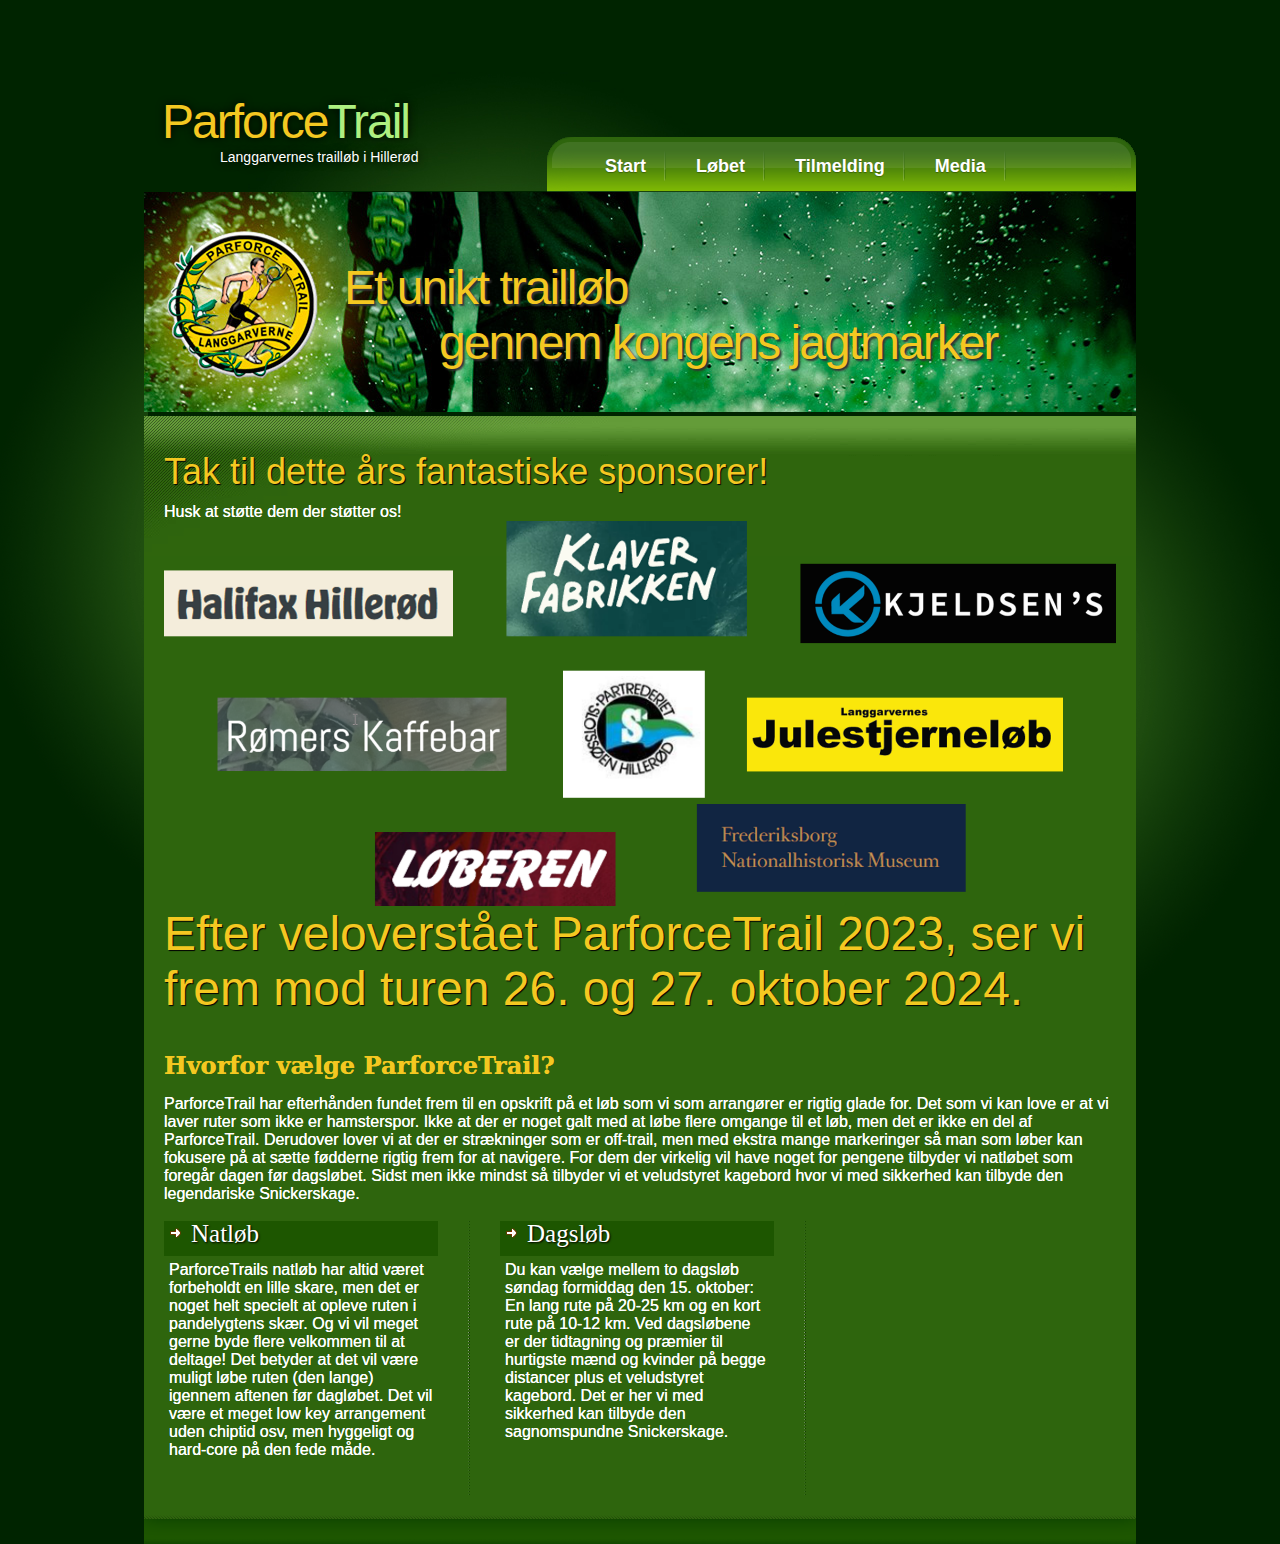
<file: Parforcetrail/index.html>
<!DOCTYPE html PUBLIC "-//W3C//DTD XHTML 1.0 Transitional//EN" "http://www.w3.org/TR/xhtml1/DTD/xhtml1-transitional.dtd">
  <html xmlns="http://www.w3.org/1999/xhtml" xml:lang="en" lang="en">
    <head>
      <title>ParforceTrail - Langgarvernes trailløb i Hillerød</title>
      <link rel="stylesheet" media="screen" type="text/css" href="style.css" />
      <style type="text/css">
      .textarea {
  }
      </style>
      <meta http-equiv="Content-type" content="text/html;charset=UTF-8" />
      <meta http-equiv="cache-control" content="max-age=0" />
      <meta http-equiv="cache-control" content="no-cache" />
      <meta http-equiv="expires" content="0" />
      <meta http-equiv="expires" content="Tue, 01 Jan 1980 1:00:00 GMT" />
      <meta http-equiv="pragma" content="no-cache" />
      <script type="text/javascript">
          function MM_openBrWindow(theURL,winName,features) { //v2.0
            window.open(theURL,winName,features);
          }
  
  
      </script>
    </head>
  
    <body>
    <script>(function(d, s, id) {
    var js, fjs = d.getElementsByTagName(s)[0];
    if (d.getElementById(id)) return;
    js = d.createElement(s); js.id = id;
    js.src = "//connect.facebook.net/da_DK/all.js#xfbml=1";
    fjs.parentNode.insertBefore(js, fjs);
  }(document, 'script', 'facebook-jssdk'));
  
  </script>
   
      <div id="page">
        <div id="header">
          <div id="logo">
          <!-- type your logo and small slogan here -->
          <p><span style="font-size: 48px">Parforce</span><span class="green" style="font-size: 48px">Trail</span></p>
          <div id="slogan">
          <p>Langgarvernes trailløb i Hillerød</p></div></div>
          <div id="nav"> 
            <div id="nav-menu-right"></div>
            <div id="nav-menu">
            <!-- start of navigation -->
              <div id='cssmenu'>
              <ul>
                 <li><a href='index.html'><span>Start</span></a></li>
                 <li class='has-sub'><a href='loebsinfo.html'><span>Løbet</span></a>
                    <ul>
                       <li><a href='loebsinfo.html'><span>Løbsinfo</span></a></li>
                       <li><a href='parforce.html'><span>Historien</span></a></li>
                       <li class='last'><a href='langgarverne.html'><span>Arrangørerne</span></a></li>
                    </ul>
                 </li>
                 <li><a href='tilmelding.html'><span>Tilmelding</span></a></li>
                 <li class='has-sub'><a href='galleri.html'><span>Media</span></a>
                    <ul>
                      <li><a href='http://www.facebook.com/parforcetrail' target="_blank"><span>Parforce på Facebook</span></a></li>
                    </ul>
                 </li>
                 
                 <!--<li><a href="en_index.html">English&nbsp;&nbsp;<img src="images/United-Kingdom-flag-icon.png" width="20" height="20" valign="top" align="right" alt=""/></a></li>-->
                
              </ul>
              
              </div>          
            </div>
            <div id="nav-menu-left"></div>
          </div>
        </div>
        <div class="clearfloats"></div>
        <div id="header2">
          <!-- the large header slogan which is over top of the grass image can either be changed, or removed below -->
          <div id="header2-slogan1">
            <p>	Et unikt trailløb</p></div>
          <div id="header2-slogan2">
            <p>gennem kongens jagtmarker</p></div>
          <!-- end header slogan -->
        </div>
        
        <div id="content">
          <div class="content-padding">
            <!-- page content below -->
            <h1>Tak til dette års fantastiske sponsorer!</h1>
            <p>Husk at støtte dem der støtter os!</p>
            <img src="./images/sponsor2023.png" width="100%">
            
            <h1><span style="font-size: 48px">Efter veloverstået ParforceTrail 2023, ser vi frem mod turen 26. og 27. oktober 2024.</h1>
            
            <!--
            
            <h1><span style="font-size: 48px">Tilmeldingen er åben for <span style="font-size: 48px">Parforce</span><span class="green" style="font-size: 48px">Trail </span> 2023</span></h1>
            <p>Vi er voldsomt begejstrede for at kunne byde op til traildans i skønne Grib Skov igen i efteråret 2023 - nærmere betegnet 14. og 15. oktober</p>
            <p>&nbsp;</p>
            <p><b>NB! Løbet starter dette år fra P-pladsen ved Helsingevej 7, 3400 Hillerød tæt på Gadevang</b>, da vores tidligere startområde ikke mere må benyttes, fordi det er udgangspunkt for UNESCO verdensarvområdet Parforcejagtlandsskabet i Gribskov.</p>
            
            <!--
            <h2>Som et lille plaster på såret...</h2>
            <p>Fordi vi ikke synes I skal gå helt glip af muligheden for at løbe ParforceTrail i år lægger vi GPX-filerne ud for ruterne så I kan løbe dem når I har lyst. Der er selvfølgelig nogle offtrail passager som er lidt svære at følge når der ikke er flag, men det skader ikke at prøve sig lidt frem!</p>
            <p>Her er den lange rute: <a href="pt2020lang.gpx" download>GPX</a></p>
            <p>Her er den korte rute: <a href="ParforceTrail_2020_Kort.gpx" download>GPX</a></p>
            <p>Bemærk at "Corona" udgaverne starter for enden af stikvejen fra parkeringspladsen hvor den møde grusvejen. Der er oprettet Strava segmenter på begge ruter - forhåbentlig får vi fanget de fleste af dem der løber og derved er der ligdt konkurrence alligevel</p>
            <p><a href="https://www.strava.com/segments/26218599">Strava segment for den lange rute</a></p>
            <p><a href="https://www.strava.com/segments/26285730">Strava segment for den korte rute</a></p>
            -->
            

            <h2>Hvorfor vælge ParforceTrail?</h2>
            <p>ParforceTrail har efterhånden fundet frem til en opskrift på et løb som vi som arrangører er rigtig glade for. Det som vi kan love er at vi laver ruter som ikke er hamsterspor. Ikke at der er noget galt med at løbe flere omgange til et løb, men det er ikke en del af ParforceTrail. Derudover lover vi at der er strækninger som er off-trail, men med ekstra mange markeringer så man som løber kan fokusere på at sætte fødderne rigtig frem for at navigere. For dem der virkelig vil have noget for pengene tilbyder vi natløbet som foregår dagen før dagsløbet. Sidst men ikke mindst så tilbyder vi et veludstyret kagebord hvor vi med sikkerhed kan tilbyde den legendariske Snickerskage.</p>
            <p>&nbsp;</p>
            <!--
            <P><center><iframe src="https://player.vimeo.com/video/473558944" width="640" height="360" frameborder="0" allow="autoplay; fullscreen" allowfullscreen></iframe></center></P>
          <h2>Hvis 24 km trail er for lidt kan er der mulighed for at løbe PVUT-ruten 2020</h2>
            <p>GPX fil kan downloades direkte <a href="PVUT 2020.gpx" download>her fra sitet</a> eller fra <a href="https://tracedetrail.fr/en/trace/trace/110002">Trace de trail</a> (trace de trail simplificerer ruten en smule)</p><br>
            <p>Der er som noget nyt i år mulighed for at fylde drikkedunken op undervejs. Efter ca 24 km er der en officiel vandpost - lige inden i rammer Esrum Sø.</p><br>
        -->
          </div>
          <div class="content-padding">
            <!-- content blocks (three side by side), can remove if needed, this was just an example -->
            <div class="content2-block">
            <h3>Natløb</h3>
            <p>ParforceTrails natløb har altid været forbeholdt en lille skare, men det er noget helt specielt at opleve ruten i pandelygtens skær. Og vi vil meget gerne byde flere velkommen til at deltage! Det betyder at det vil være muligt løbe ruten (den lange) igennem aftenen før dagløbet. Det vil være et meget low key arrangement uden chiptid osv, men hyggeligt og hard-core på den fede måde.</p>
            <p>&nbsp;</p>
            </div>
            <div class="content-divider"></div>
            <div class="content2-block">
             <h3>Dagsløb</h3>
             <p>Du kan vælge mellem to dagsløb søndag formiddag den 15. oktober: En lang rute på 20-25 km og en kort rute på 10-12 km. Ved dagsløbene er der tidtagning og præmier til hurtigste mænd og kvinder på begge distancer plus et veludstyret kagebord. Det er her vi med sikkerhed kan tilbyde den sagnomspundne Snickerskage.</p>
             </div>
            <div class="content-divider"></div>
            <div class="content2-block">
                <div class="fb-follow" data-href="http://www.facebook.com/parforcetrail" data-width="250" data-height="100" data-colorscheme="dark" data-layout="standard" data-show-faces="true"></div></p>
            </div>
              <!-- end content blocks -->
            </div>
            <div class="clearfloats"></div>
          </div>
        <div id="body-divider"></div><!-- the division between the light green content section, and the dark -->
        <div id="footer-div"></div>
      </div>
    </body>
  </html>
</file>
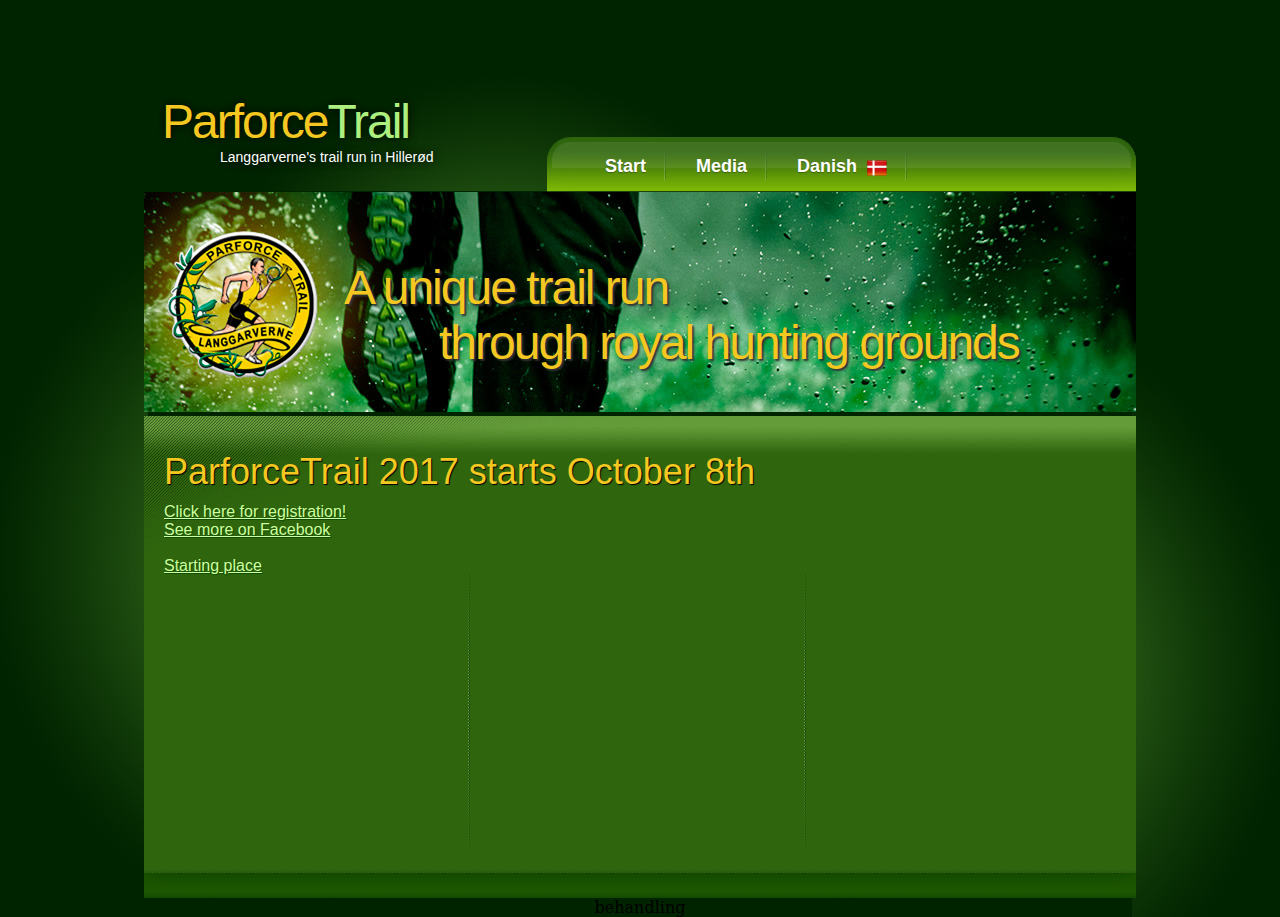
<file: Parforcetrail/en_index.html>
﻿<!DOCTYPE html PUBLIC "-//W3C//DTD XHTML 1.0 Transitional//EN" "http://www.w3.org/TR/xhtml1/DTD/xhtml1-transitional.dtd">
<html xmlns="http://www.w3.org/1999/xhtml" xml:lang="en" lang="en">
  <head>
	<title>ParforceTrail - Langgarvernes trailløb i Hillerød</title>
	<link rel="stylesheet" media="screen" type="text/css" href="style.css" />
	<style type="text/css">
	.textarea {
}
    </style>
	<meta http-equiv="Content-type" content="text/html;charset=UTF-8" />
    <script type="text/javascript">
		function MM_openBrWindow(theURL,winName,features) { //v2.0
		  window.open(theURL,winName,features);
		}


    </script>
  </head>

  <body>
  <script>(function(d, s, id) {
  var js, fjs = d.getElementsByTagName(s)[0];
  if (d.getElementById(id)) return;
  js = d.createElement(s); js.id = id;
  js.src = "//connect.facebook.net/da_DK/all.js#xfbml=1";
  fjs.parentNode.insertBefore(js, fjs);
}(document, 'script', 'facebook-jssdk'));

</script>
 
    <div id="page">
	  <div id="header">
	    <div id="logo">
		<!-- type your logo and small slogan here -->
		<p><span style="font-size: 48px">Parforce</span><span class="green" style="font-size: 48px">Trail</span></p>
		<div id="slogan">
	    <p>Langgarverne's trail run in Hillerød</p></div></div>
	    <div id="nav"> <div id="nav-menu-right"></div>
		  <div id="nav-menu">
		  <!-- start of navigation -->
            <div id='cssmenu'>
            <ul>
               <li><a href='en_index.html'><span>Start</span></a></li>
               <!--
               <li class='has-sub'><a href='en_loebsinfo.html'><span>The race</span></a>
                  <ul>
                     <li><a href='en_loebsinfo.html'><span>Race info</span></a></li>
                  </ul>
               </li>
               <li><a href='en_tilmelding.html'><span>Sign up</span></a></li>
-->
               <li class='has-sub'><a href='galleri.html'><span>Media</span></a>
                  <ul>
                    <li><a href='http://www.facebook.com/parforcetrail' target="_blank"><span>Parforce on Facebook</span></a></li>
                    <!--<li class='last'><a href='galleri.html'><span>Pictures and video</span></a></li>-->
               	  </ul>
               </li>
               <li><a href="index.html">Danish&nbsp;&nbsp;<img src="images/Denmark-Flag-icon.png" width="20" height="20" align="right" alt=""/></a></li>
		  
              
               
            </ul>
            </div>          
		  </div>
		  <div id="nav-menu-left"></div>
		</div>
	  </div>
	  <div class="clearfloats"></div>
	  <div id="header2">
	    <!-- the large header slogan which is over top of the grass image can either be changed, or removed below -->
	    <div id="header2-slogan1">
	      <p>	A unique trail run</p></div>
	    <div id="header2-slogan2">
	      <p>through royal hunting grounds</p></div>
	    <!-- end header slogan -->
	  </div>
	  
	  <div id="content">
	    <div class="content-padding">
		  <!-- page content below -->
	      <h1>ParforceTrail 2017 starts October 8th</h1>
          <p><a href="https://app.lap.io/event/2017-parforce-trail" target="_blank">Click here for registration!</a></p>
          
	      <p><a href="https://www.facebook.com/pg/parforcetrail/events/?ref=page_internal" target="_blank">See more on Facebook</a></p>
          <p>&nbsp;</p>
          
          <p><a href="https://goo.gl/maps/pNtnDtJCwwN2" target="_blank">Starting place</a></p>

        </div>
	    <div class="content-padding">
	      <!-- content blocks (three side by side), can remove if needed, this was just an example -->
	      <div class="content2-block">
            <p>&nbsp;</p>
	      </div>
	      <div class="content-divider"></div>
	      <div class="content2-block">
	        <div class="fb-follow" data-href="http://www.facebook.com/parforcetrail" data-width="250" data-height="100" data-colorscheme="dark" data-layout="standard" data-show-faces="true"></div></p>
          </div>
	      <div class="content-divider"></div>
	      <div class="content2-block">
          </div>
	        <!-- end content blocks -->
        </div>
	      <div class="clearfloats"></div>
        </div>
	  <div id="body-divider"></div><!-- the division between the light green content section, and the dark -->
	  <div id="footer-div"></div>
    </div>
    behandling
  </body>
</html>
</file>
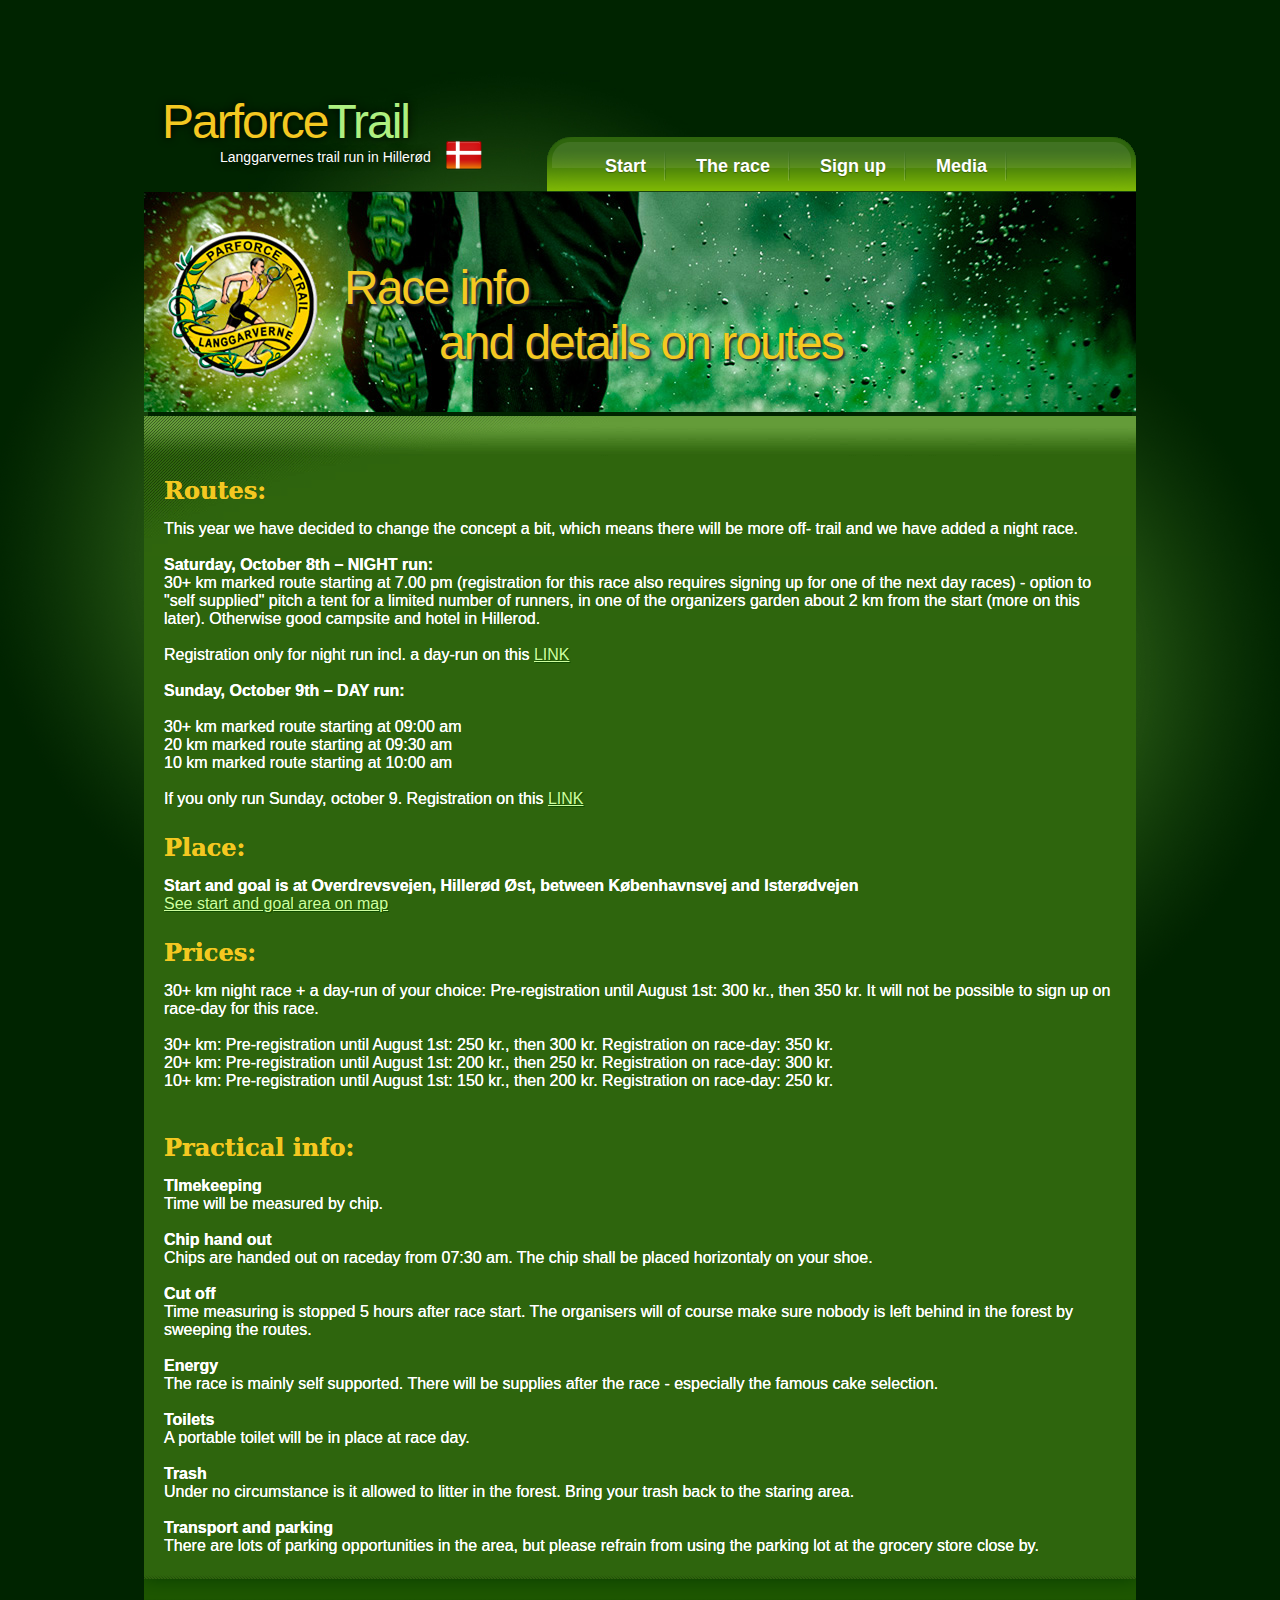
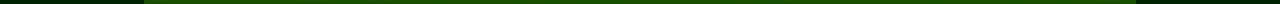
<file: Parforcetrail/en_loebsinfo.html>
﻿<!DOCTYPE html PUBLIC "-//W3C//DTD XHTML 1.0 Transitional//EN" "http://www.w3.org/TR/xhtml1/DTD/xhtml1-transitional.dtd">
<html xmlns="http://www.w3.org/1999/xhtml" xml:lang="en" lang="en">
  <head>
	<title>ParforceTrail - Langgarvernes trailløb i Hillerød</title>
	<link rel="stylesheet" media="screen" type="text/css" href="style.css" />
    <meta http-equiv="Content-type" content="text/html;charset=UTF-8" />
    
    <HEAD>


<SCRIPT LANGUAGE="JavaScript">
<!-- Thanks to POPUP Maker -->

<!-- Begin
function popup(URL) {
day = new Date();
id = day.getTime();
eval("page" + id + " = window.open(URL, '" + id + "', 'toolbar=1,scrollbars=1,location=0,statusbar=0,menubar=0,resizable=0,width=1526,height=1499,left = 197,top = -149.5');");
}
// End -->
</script>



  </head>

  <body>
    <div id="page">
	  <div id="header">
	    <div id="logo">
		<!-- type your logo and small slogan here -->
		<p><span style="font-size: 48px">Parforce</span><span class="green" style="font-size: 48px">Trail</span></p>
		<div id="slogan">
	    <p>Langgarvernes trail run in Hillerød</p></div></div>
	    <div id="nav"> <a href="loebsinfo.html"><img src="images/Denmark-Flag-icon.png" width="36" height="36" align="left" alt=""/></a>
		  <div id="nav-menu-right"></div>
		  <div id="nav-menu">
		  <!-- start of navigation -->
            <div id='cssmenu'>
            <ul>
               <li><a href='en_index.html'><span>Start</span></a></li>
               <li class='has-sub'><a href='en_loebsinfo.html'><span>The race</span></a>
                  <ul>
                     <li><a href='en_loebsinfo.html'><span>Race info</span></a></li>
                  </ul>
               </li>
               <li><a href='en_tilmelding.html'><span>Sign up</span></a></li>

               <li class='has-sub'><a href='galleri.html'><span>Media</span></a>
                  <ul>
                    <li><a href='http://www.facebook.com/parforcetrail' target="_blank"><span>Parforce on Facebook</span></a></li>
                    <li class='last'><a href='galleri.html'><span>Pictures and video</span></a></li>
               	  </ul>
               </li>
               
            </ul>
            </div>          
		  </div>
		  <div id="nav-menu-left"></div>
		</div>
	  </div>
	  <div class="clearfloats"></div>
	  <div id="header2">
	    <!-- the large header slogan which is over top of the grass image can either be changed, or removed below -->
	    <div id="header2-slogan1" class="slogan">
	      <p>Race info</p></div>
	    <div id="header2-slogan2" class="slogan">
	      <p>and details on routes</p></div>
	    <!-- end header slogan -->
	  </div>
	  
	  <div id="content">
	    <div class="content-padding">
		  <!-- page content below -->
	      <h2>Routes:</h2>
          <p>This year we have decided to change the concept a bit, which means there will be more off- trail and we have added a night race. </p>
          <p>&nbsp;</p>
          <p><strong>Saturday, October 8th – NIGHT run:</strong></p>
          <p>30+ km marked route starting at 7.00 pm (registration for this race also requires signing up  for one of the next day races) - option to &quot;self supplied&quot; pitch a tent for a limited number of  runners, in one of the organizers garden about 2 km from the start (more on this later).  Otherwise good campsite and hotel in Hillerod. </p>
          <p>&nbsp;</p>
          <p>Registration only for night run incl. a day-run on this <a href="http://app.lap.io/event/2016-10-parforce-trail" target="_blank">LINK</a> </p>
          <p>&nbsp;</p>
          <p><strong>Sunday, October 9th – DAY run: </strong></p>
          <p>&nbsp;</p>
          <p>30+ km marked route starting at 09:00 am </p>
          <p></p>
          <p>20 km marked route starting at 09:30 am </p>
          <p></p>
          <p>10 km marked route starting at 10:00 am </p>
          <p>&nbsp;</p>
          <p>If you only run Sunday, october 9. Registration on this <a href="http://app.lap.io/event/2016-parforce-trail" target="_blank">LINK</a></p>
          <h2>Place:          </h2>
          <p><strong>Start and goal is at Overdrevsvejen, Hillerød Øst, between Københavnsvej and  Isterødvejen</strong></p>
          <p><a href="https://goo.gl/maps/jw9UEBH2gEr" target="_blank">See start and goal area on map</a>          </p>
          <h2>Prices:</h2>
          <p>30+ km night race + a day-run of your choice: Pre-registration until August 1st: 300 kr., then  350 kr. It will not be possible to sign up on race-day for this race. </p>
          <p>&nbsp;</p>
          <p>30+ km: Pre-registration until August 1st: 250 kr., then 300 kr. Registration on race-day: 350  kr. </p>
          <p>20+ km: Pre-registration until August 1st: 200 kr., then 250 kr. Registration on race-day: 300  kr. </p>
          <p>10+ km: Pre-registration until August 1st: 150 kr., then 200 kr. Registration on race-day: 250  kr.</p>
          <p>&nbsp;</p>
          <h2>Practical info:</h2>
<p><strong>TImekeeping</strong><br />
  Time will be measured by chip. <br />
  <br />
  <strong>Chip hand out</strong><br />
  Chips are handed out on raceday from 07:30 am. The chip shall be placed horizontaly on your shoe. <br />
</p>
<p>&nbsp;</p>
<p><strong>Cut off</strong><br />
  Time measuring is stopped 5 hours after race start. The organisers will of course make sure nobody is left behind in the forest by sweeping the routes.  </p>
<p>&nbsp;</p>
<p><strong>Energy</strong></p>
<p>The race is mainly self supported. There will be supplies after the race - especially the famous cake selection.<br />
</p>
<p>&nbsp;</p>
<p><strong>Toilets</strong><br />
</p>
<p>A portable toilet will be in place at race day.<br />
  </p>
<p>&nbsp;</p>
<p><strong>Trash</strong><br />
  Under no circumstance is it allowed to litter in the forest. Bring your trash back to the staring area. </p>
<p>&nbsp;</p>
<p><strong>Transport and parking</strong><br />
  There are lots of parking opportunities in the area, but please refrain from using the parking lot at the grocery store close by.	    </p>
	    </div>
	  </div>
	  <div id="body-divider"></div><!-- the division between the light green content section, and the dark -->
	  <div id="footer-div"></div>
    </div>
  </body>
</html>
</file>
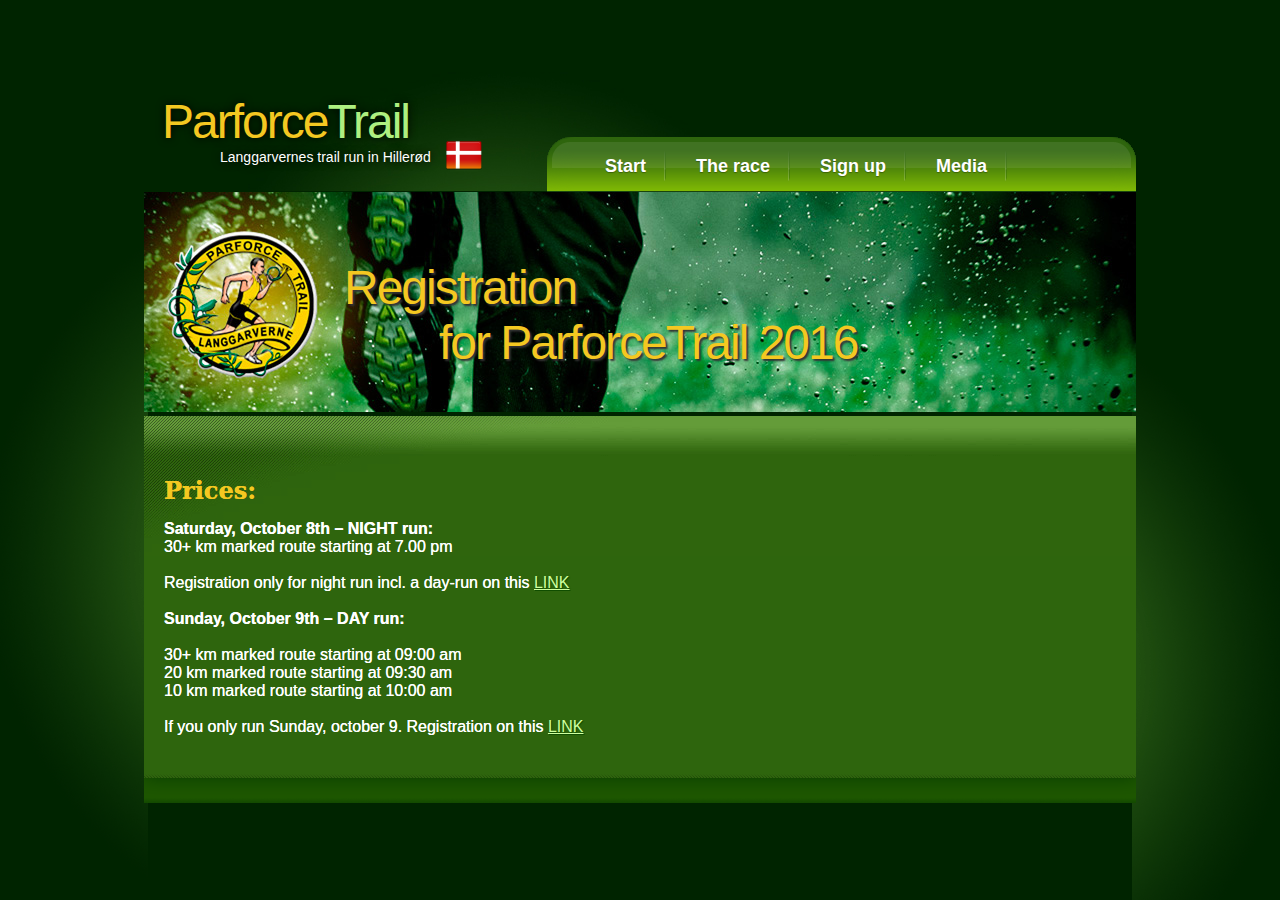
<file: Parforcetrail/en_tilmelding.html>
﻿<!DOCTYPE html PUBLIC "-//W3C//DTD XHTML 1.0 Transitional//EN" "http://www.w3.org/TR/xhtml1/DTD/xhtml1-transitional.dtd">
<html xmlns="http://www.w3.org/1999/xhtml" xml:lang="en" lang="en">
  <head>
	<title>parforce - langgarvernes trailløb</title>
	<link rel="stylesheet" media="screen" type="text/css" href="style.css" />
    <meta http-equiv="Content-type" content="text/html;charset=UTF-8" />
    <script type="text/javascript">
function MM_openBrWindow(theURL,winName,features) { //v2.0
  window.open(theURL,winName,features);
}
    </script>
  </head>

  <body>
    <div id="page">
	  <div id="header">
	    <div id="logo">
		<!-- type your logo and small slogan here -->
		<p><span style="font-size: 48px">Parforce</span><span class="green" style="font-size: 48px">Trail</span></p>
		<div id="slogan">
	    <p>Langgarvernes trail run in Hillerød</p></div></div>
	    <div id="nav"> <a href="tilmelding.html"><img src="images/Denmark-Flag-icon.png" width="36" height="36" align="left" alt=""/></a>
		  <div id="nav-menu-right"></div>
		  <div id="nav-menu">
		  <!-- start of navigation -->
            <div id='cssmenu'>
            <ul>
               <li><a href='en_index.html'><span>Start</span></a></li>
               <li class='has-sub'><a href='en_loebsinfo.html'><span>The race</span></a>
                  <ul>
                     <li><a href='en_loebsinfo.html'><span>Race info</span></a></li>
                  </ul>
               </li>
               <li><a href='en_tilmelding.html'><span>Sign up</span></a></li>

               <li class='has-sub'><a href='galleri.html'><span>Media</span></a>
                  <ul>
                    <li><a href='http://www.facebook.com/parforcetrail' target="_blank"><span>Parforce on Facebook</span></a></li>
                    <li class='last'><a href='galleri.html'><span>Pictures and video</span></a></li>
               	  </ul>
               </li>
               
            </ul>
            </div>          
		  </div>
		  <div id="nav-menu-left"></div>
		</div>
	  </div>
	  <div class="clearfloats"></div>
	  <div id="header2">
	    <!-- the large header slogan which is over top of the grass image can either be changed, or removed below -->
	    <div id="header2-slogan1">
	      <p>	Registration</p></div>
	    <div id="header2-slogan2">
	      <p>for ParforceTrail 2016</p></div>
	    <!-- end header slogan -->
	  </div>
	  
	  <div id="content">
	    <div class="content-padding">
		  <!-- page content below -->
	      <h2>Prices:</h2>
          <p><strong>Saturday, October 8th – NIGHT run:</strong></p>
          <p>30+ km marked route starting at 7.00 pm</p>
          <p>&nbsp;</p>
          <p>Registration only for night run incl. a day-run on this <a href="http://app.lap.io/event/2016-10-parforce-trail" target="_blank">LINK</a></p>
          <p>&nbsp;</p>
          <p><strong>Sunday, October 9th – DAY run: </strong></p>
          <p>&nbsp;</p>
          <p>30+ km marked route starting at 09:00 am </p>
          <p></p>
          <p>20 km marked route starting at 09:30 am </p>
          <p></p>
          <p>10 km marked route starting at 10:00 am </p>
          <p>&nbsp;</p>
          <p>If you only run Sunday, october 9. Registration on this <a href="http://app.lap.io/event/2016-parforce-trail" target="_blank">LINK</a></p>
 	      <p>&nbsp;</p>
	    </div>
	  </div>
	  <div id="body-divider"></div><!-- the division between the light green content section, and the dark -->
	  <div id="footer-div"></div>
    </div>
  </body>
</html>
</file>
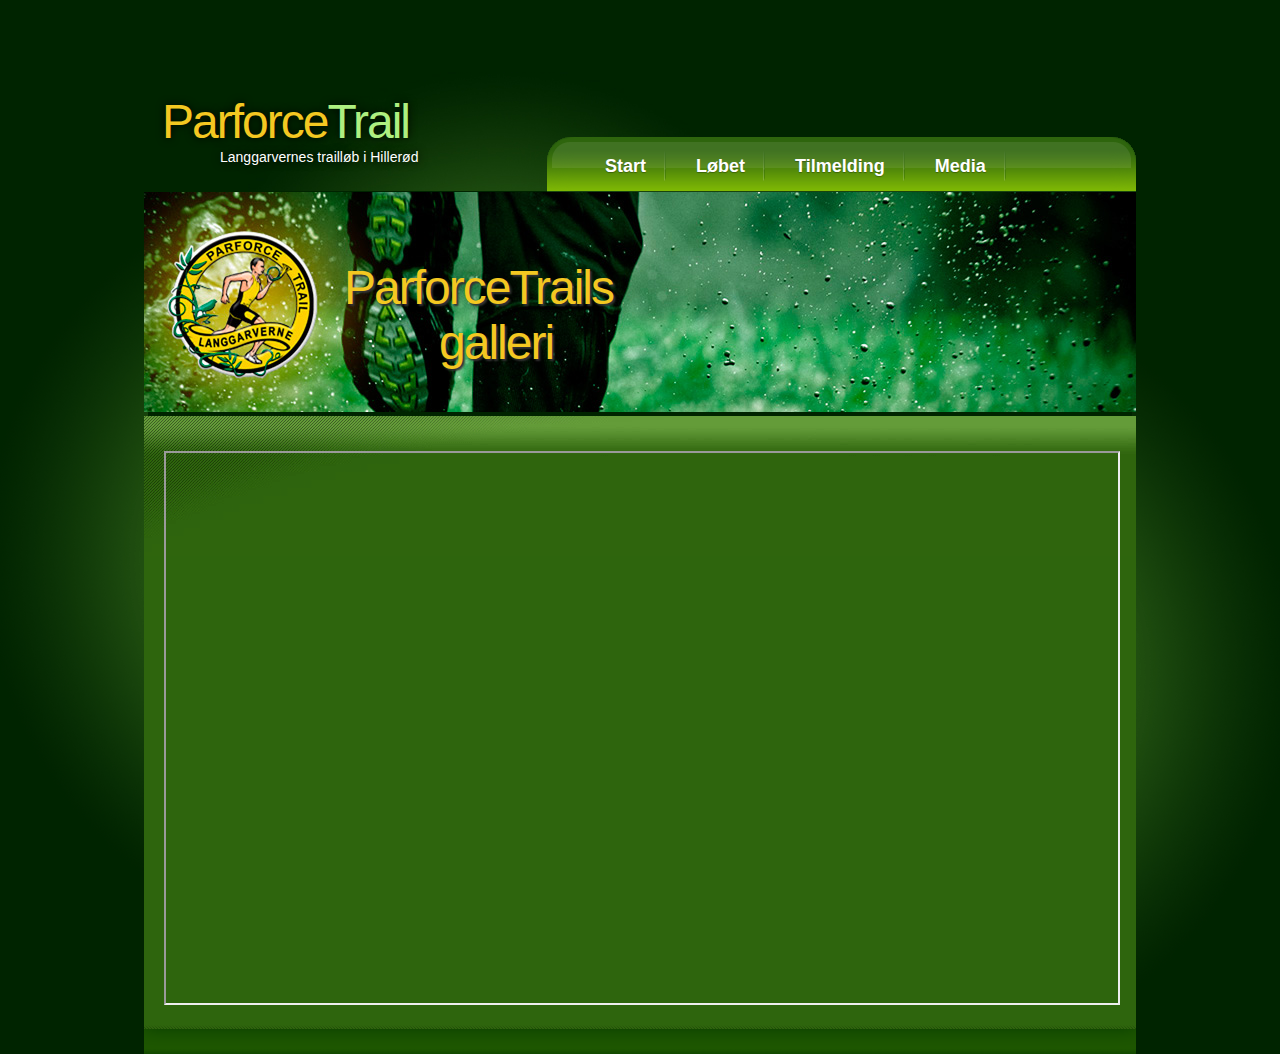
<file: Parforcetrail/galleri.html>
<!DOCTYPE html PUBLIC "-//W3C//DTD XHTML 1.0 Transitional//EN" "http://www.w3.org/TR/xhtml1/DTD/xhtml1-transitional.dtd">
<html xmlns="http://www.w3.org/1999/xhtml" xml:lang="en" lang="en">
  <head>
	<title>parforce - langgarvernes trailløb</title>
	<link rel="stylesheet" media="screen" type="text/css" href="style.css" />
    <meta http-equiv="Content-type" content="text/html;charset=UTF-8" />
    <script type="text/javascript">
function MM_openBrWindow(theURL,winName,features) { //v2.0
  window.open(theURL,winName,features);
}
    </script>
  </head>

  <body>
    <div id="page">
	  <div id="header">
	    <div id="logo">
		<!-- type your logo and small slogan here -->
		<p>Parforce<span class="green">Trail</span></p>
		<div id="slogan">
	    <p>Langgarvernes trailløb i Hillerød</p></div></div>
		<div id="nav">
		  <div id="nav-menu-right"></div>
		  <div id="nav-menu">
		  <!-- start of navigation -->
            <div id='cssmenu'>
            <ul>
               <li><a href='index.html'><span>Start</span></a></li>
               <li class='has-sub'><a href='loebsinfo.html'><span>Løbet</span></a>
                  <ul>
                     <li><a href='loebsinfo.html'><span>Løbsinfo</span></a></li>
                     <li><a href='parforce.html'><span>Historien</span></a></li>
                     <li class='last'><a href='langgarverne.html'><span>Arrangørerne</span></a></li>
                  </ul>
               </li>
               <li><a href='tilmelding.html'><span>Tilmelding</span></a></li>
               <li class='has-sub'><a href='galleri.html'><span>Media</span></a>
                  <ul>
                    <li><a href='http://www.facebook.com/parforcetrail' target="_blank"><span>Parforce på Facebook</span></a></li>
                    <li class='last'><a href='galleri.html'><span>Billeder og video</span></a></li>
               	  </ul>
               </li>
            </ul>
            </div>          
<!--
		    <ul>          
			  <li><a href="index.html">Start</a></li>
			  <li><a href="loebsinfo.html">Løbsinfo</a></li>
			  <li><a href="langgarverne.html">Langgarverne</a></li>
			  <li><a href="parforce.html">Parforce</a></li>
			  <li><a href="tilmelding.html">Tilmelding</a></li>
		    </ul>
-->
			  <!-- end navigation -->
		  </div>
		  <div id="nav-menu-left"></div>
		</div>
	  </div>
	  <div class="clearfloats"></div>
	  <div id="header2">
	    <!-- the large header slogan which is over top of the grass image can either be changed, or removed below -->
	    <div id="header2-slogan1">
	      <p>	ParforceTrails</p></div>
	    <div id="header2-slogan2">
	      <p>galleri</p></div>
	    <!-- end header slogan -->
	  </div>
	  
	  <div id="content">
	    <div class="content-padding">
			<iframe seamless="seamless" width="100%" height="550px" src="http://galleri.parforcetrail.dk"></iframe>

	    </div>
	  </div>
	  <div id="body-divider"></div><!-- the division between the light green content section, and the dark -->
	  <div id="footer-div"></div>
    </div>
  </body>
</html>
</file>
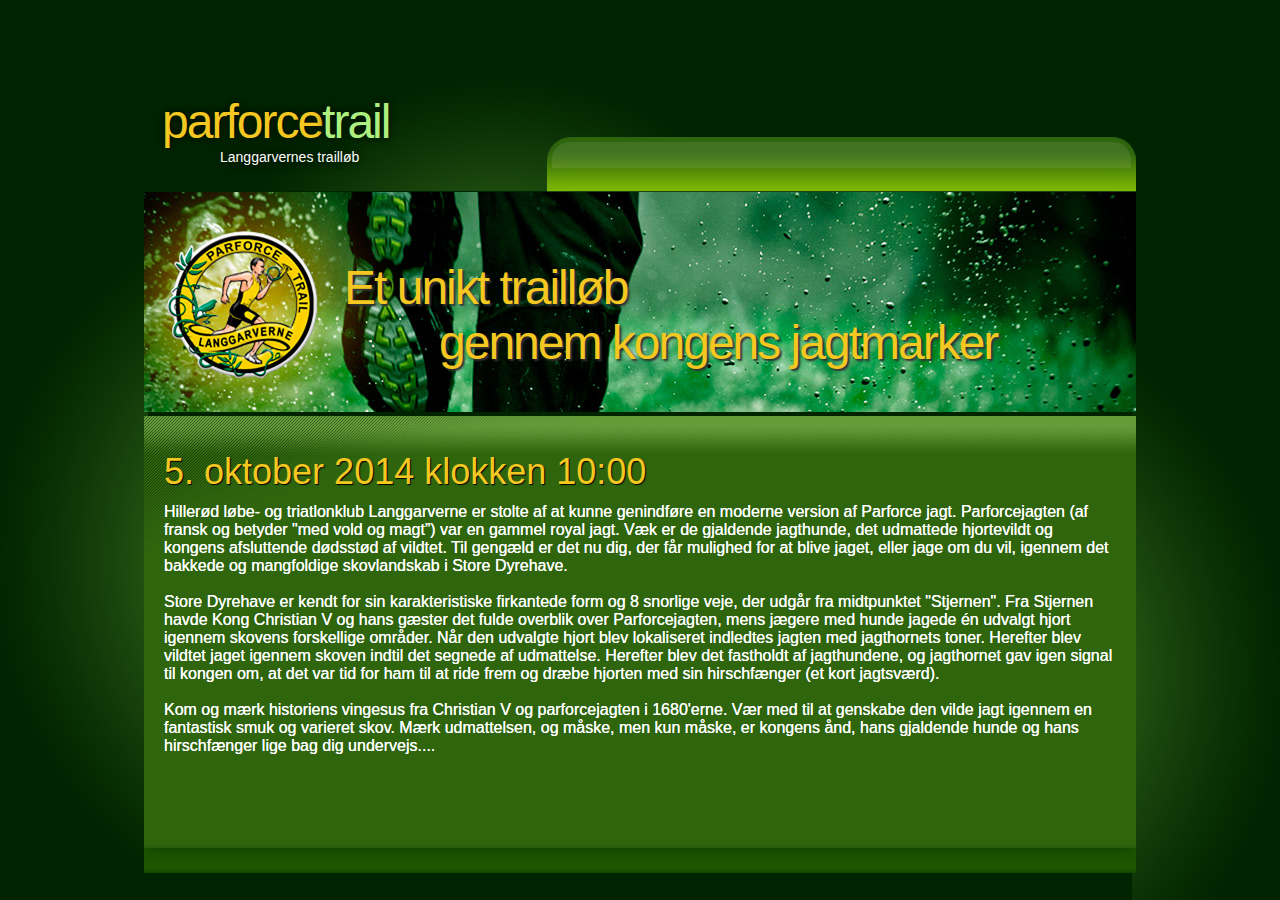
<file: Parforcetrail/index_bac.html>
<!DOCTYPE html PUBLIC "-//W3C//DTD XHTML 1.0 Transitional//EN" "http://www.w3.org/TR/xhtml1/DTD/xhtml1-transitional.dtd">
<html xmlns="http://www.w3.org/1999/xhtml" xml:lang="en" lang="en">
  <head>
	<title>parforce - langgarvernes trailløb</title>
	<link rel="stylesheet" media="screen" type="text/css" href="style.css" />
    <meta http-equiv="Content-type" content="text/html;charset=UTF-8" />
  </head>

  <body>
<div id="fb-root"></div>
<script>(function(d, s, id) {
  var js, fjs = d.getElementsByTagName(s)[0];
  if (d.getElementById(id)) return;
  js = d.createElement(s); js.id = id;
  js.src = "//connect.facebook.net/da_DK/all.js#xfbml=1";
  fjs.parentNode.insertBefore(js, fjs);
}(document, 'script', 'facebook-jssdk'));</script>
 
    <div id="page">
	  <div id="header">
	    <div id="logo">
		<!-- type your logo and small slogan here -->
		<p>parforce<span class="green">trail</span></p>
		<div id="slogan">
		  <p>Langgarvernes trailløb</p></div></div>
		<div id="nav">
		  <div id="nav-menu-right"></div>
		  <div id="nav-menu">
		  <!-- start of navigation -->
		    <ul>
			  <li></li>
			  <li></li>
			  <li></li>
			  <li></li>
			  <li></li>
			  <!-- end navigation -->
		    </ul>
		  </div>
		  <div id="nav-menu-left"></div>
		</div>
	  </div>
	  <div class="clearfloats"></div>
	  <div id="header2">
	    <!-- the large header slogan which is over top of the grass image can either be changed, or removed below -->
	    <div id="header2-slogan1">
	      <p>	Et unikt trailløb</p></div>
	    <div id="header2-slogan2">
	      <p>gennem kongens jagtmarker</p></div>
	    <!-- end header slogan -->
	  </div>
	  
	  <div id="content">
	    <div class="content-padding">
		  <!-- page content below -->
	      <h1>5. oktober 2014 klokken 10:00</h1>
          <p>Hillerød løbe- og triatlonklub Langgarverne er stolte af at  kunne genindføre en moderne version af Parforce jagt. Parforcejagten (af fransk  og betyder &quot;med vold og magt&rdquo;) var en gammel royal jagt. Væk er de  gjaldende jagthunde, det udmattede hjortevildt og kongens afsluttende dødsstød  af vildtet. Til gengæld er det nu dig, der får mulighed for at blive jaget, eller  jage om du vil, igennem det bakkede og mangfoldige skovlandskab i Store  Dyrehave.<br / >
          <br/>
            Store Dyrehave er kendt for sin karakteristiske firkantede  form og 8 snorlige veje, der udgår fra midtpunktet &quot;Stjernen&quot;. Fra  Stjernen havde Kong Christian V og hans gæster det fulde overblik over  Parforcejagten, mens jægere med hunde jagede én udvalgt hjort igennem skovens  forskellige områder. Når den udvalgte hjort blev lokaliseret indledtes jagten  med jagthornets toner. Herefter blev vildtet jaget igennem skoven indtil det segnede  af udmattelse. Herefter blev det fastholdt af jagthundene, og jagthornet gav  igen signal til kongen om, at det var tid for ham til at ride frem og dræbe  hjorten med sin hirschfænger (et kort jagtsværd).<br />
            <br/>
            Kom og mærk historiens vingesus fra Christian V og  parforcejagten i 1680'erne. Vær med til at genskabe den vilde jagt igennem en  fantastisk smuk og varieret skov. Mærk udmattelsen, og måske, men kun måske, er  kongens ånd, hans gjaldende hunde og hans hirschfænger lige bag dig  undervejs.... </p>
<h2 style="color: #FFF">&nbsp;</h2>
	    </div>
	    <div class="content-padding">
	      <!-- content blocks (three side by side), can remove if needed, this was just an example -->
	      <div class="clearfloats"></div>
        </div>
	  </div>
	  <div id="body-divider"></div><!-- the division between the light green content section, and the dark -->
	  <div id="footer-div"></div>
    </div>
  </body>
</html>
</file>
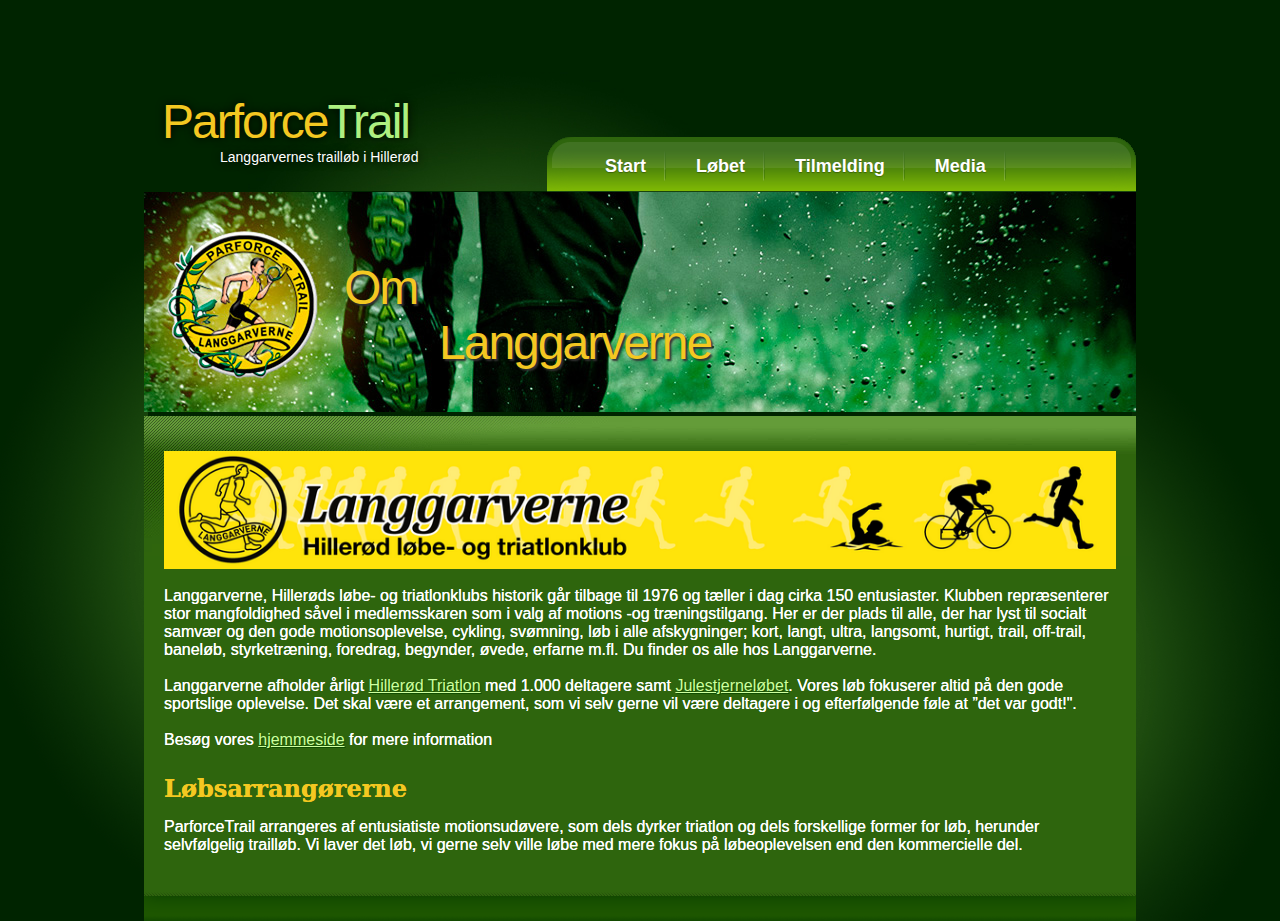
<file: Parforcetrail/langgarverne.html>
<!DOCTYPE html PUBLIC "-//W3C//DTD XHTML 1.0 Transitional//EN" "http://www.w3.org/TR/xhtml1/DTD/xhtml1-transitional.dtd">
<html xmlns="http://www.w3.org/1999/xhtml" xml:lang="en" lang="en">
  <head>
	<title>ParforceTrail - Langgarvernes trailløb i Hillerød</title>
	<link rel="stylesheet" media="screen" type="text/css" href="style.css" />
    <meta http-equiv="Content-type" content="text/html;charset=UTF-8" />
    <script type="text/javascript">
function MM_openBrWindow(theURL,winName,features) { //v2.0
  window.open(theURL,winName,features);
}
    </script>
  </head>

  <body>
    <div id="page">
	  <div id="header">
	    <div id="logo">
		<!-- type your logo and small slogan here -->
		<p>Parforce<span class="green">Trail</span></p>
		<div id="slogan">
		  <p>Langgarvernes trailløb i Hillerød</p></div></div>
		<div id="nav">
		  <div id="nav-menu-right"></div>
		  <div id="nav-menu">
		  <!-- start of navigation -->
            <div id='cssmenu'>
            <ul>
               <li><a href='index.html'><span>Start</span></a></li>
               <li class='has-sub' ><a href='loebsinfo.html'><span>Løbet</span></a>
                  <ul>
                     <li><a href='loebsinfo.html'><span>Løbsinfo</span></a></li>
                     <li><a href='parforce.html'><span>Historien</span></a></li>
                     <li class='last'><a href='langgarverne.html'><span>Arrangørerne</span></a></li>
                  </ul>
               </li>
               <li><a href='tilmelding.html'><span>Tilmelding</span></a></li>
               <li class='has-sub'><a href='galleri.html'><span>Media</span></a>
                  <ul>
                    <li><a href='http://www.facebook.com/parforcetrail' target="_blank"><span>Parforce på Facebook</span></a></li>
                    <li class='last'><a href='galleri.html'><span>Billeder og video</span></a></li>
               	  </ul>
               </li>
            </ul>
            </div>          
<!--          
		    <ul>
			  <li><a href="index.html">Start</a></li>
			  <li><a href="loebsinfo.html">Løbsinfo</a></li>
			  <li><a href="langgarverne.html">Langgarverne</a></li>
			  <li><a href="parforce.html">Parforce</a></li>
			  <li><a href="tilmelding.html">Tilmelding</a></li>
		    </ul>
 -->
			  <!-- end navigation -->
		  </div>
		  <div id="nav-menu-left"></div>
		</div>
	  </div>
	  <div class="clearfloats"></div>
	  <div id="header2">
	    <!-- the large header slogan which is over top of the grass image can either be changed, or removed below -->
	    <div id="header2-slogan1">
	      <p>	Om </p></div>
	    <div id="header2-slogan2">
	      <p>Langgarverne</p></div>
	    <!-- end header slogan -->
	  </div>
	  
	  <div id="content">
	    <div class="content-padding">
		  <!-- page content below -->
	      <p><img src="./images/lg_top.png" alt="Langgarverne" width="100%" height="100%"><br /></b><br>Langgarverne, Hillerøds løbe- og triatlonklubs historik går tilbage til 1976  og tæller i dag cirka 150 entusiaster. Klubben repræsenterer stor mangfoldighed  såvel i medlemsskaren som i valg af motions -og træningstilgang. Her er der  plads til alle, der har lyst til socialt samvær og den gode motionsoplevelse,  cykling, svømning, løb i alle afskygninger; kort, langt, ultra, langsomt,  hurtigt, trail, off-trail, baneløb, styrketræning, foredrag, begynder, øvede,  erfarne m.fl. Du finder os alle hos Langgarverne.</p>
	      <p><br />
	        Langgarverne afholder årligt <a href="https://langgarverne.dk/hilleroed-triatlon-2024">Hillerød Triatlon</a> med  1.000 deltagere samt <a href="https://langgarverne.dk/julestjerneloebet">Julestjerneløbet</a>. Vores  løb fokuserer altid på den gode sportslige oplevelse. Det skal være et  arrangement, som vi selv gerne vil være deltagere i og efterfølgende føle at  &rdquo;det var godt!&quot;.<br />
  <br />
          Besøg vores <a href="https://www.langgarverne.dk">hjemmeside</a> for mere information	      </p>
	      <h2>Løbsarrangørerne</h2>
          <p>ParforceTrail arrangeres af entusiatiste motionsudøvere, som  dels dyrker triatlon og dels forskellige former for løb, herunder selvfølgelig  trailløb. Vi laver det løb, vi gerne selv ville løbe med mere fokus på  løbeoplevelsen end den kommercielle del. </p>
<p>&nbsp;</p>
        </div>
	  </div>
	  <div id="body-divider"></div><!-- the division between the light green content section, and the dark -->
	  <div id="footer-div"></div>
    </div>
  </body>
</html>
</file>
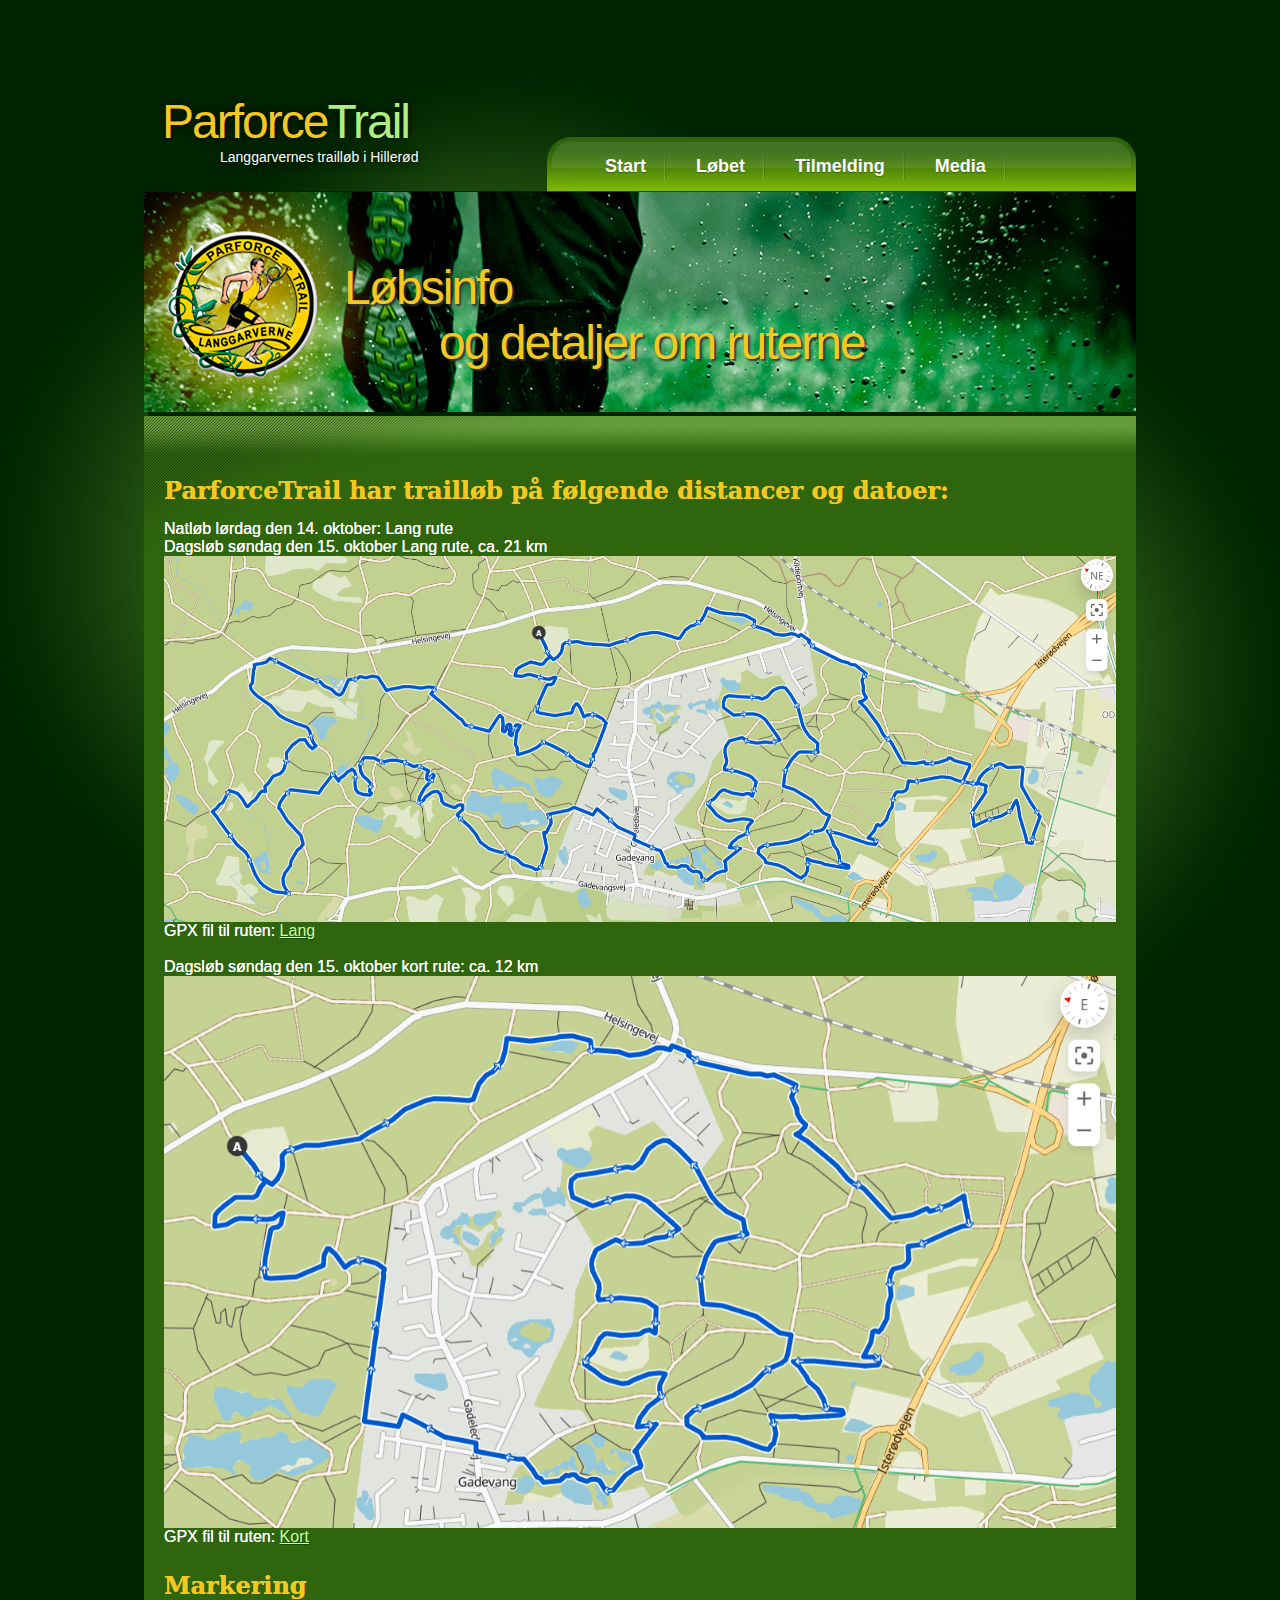
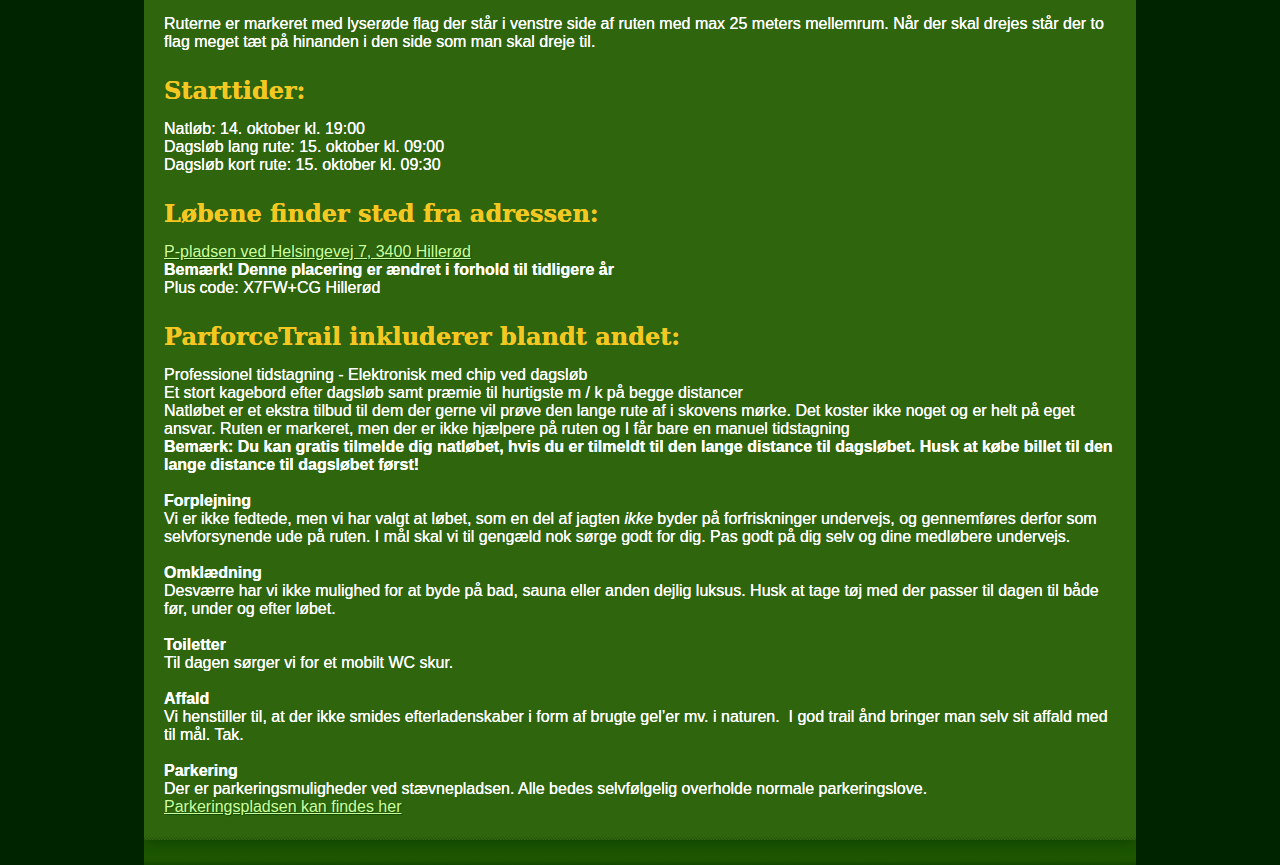
<file: Parforcetrail/loebsinfo.html>
<!DOCTYPE html PUBLIC "-//W3C//DTD XHTML 1.0 Transitional//EN" "http://www.w3.org/TR/xhtml1/DTD/xhtml1-transitional.dtd">
<html xmlns="http://www.w3.org/1999/xhtml" xml:lang="en" lang="en">
  <head>
	<title>ParforceTrail - Langgarvernes trailløb i Hillerød</title>
	<link rel="stylesheet" media="screen" type="text/css" href="style.css" />
    <meta http-equiv="Content-type" content="text/html;charset=UTF-8" />
    


<SCRIPT LANGUAGE="JavaScript">
<!-- Thanks to POPUP Maker -->

<!-- Begin
function popup(URL) {
day = new Date();
id = day.getTime();
eval("page" + id + " = window.open(URL, '" + id + "', 'toolbar=1,scrollbars=1,location=0,statusbar=0,menubar=0,resizable=0,width=1526,height=1499,left = 197,top = -149.5');");
}
// End -->
</script>



  </head>

  <body>
    <div id="page">
	  <div id="header">
	    <div id="logo">
		<!-- type your logo and small slogan here -->
		<p>Parforce<span class="green">Trail</span></p>
		<div id="slogan">
		  <p>Langgarvernes trailløb i Hillerød</p></div></div>
		<div id="nav">
		  <div id="nav-menu-right"></div>
		  <div id="nav-menu">
		  <!-- start of navigation -->
            <div id='cssmenu'>
            <ul>
               <li><a href='index.html'><span>Start</span></a></li>
               <li class='has-sub'><a href='loebsinfo.html'><span>Løbet</span></a>
                  <ul>
                     <li><a href='loebsinfo.html'><span>Løbsinfo</span></a></li>
                     <li><a href='parforce.html'><span>Historien</span></a></li> 
                     <li class='last'><a href='langgarverne.html'><span>Arrangørerne</span></a></li>
                  </ul>
               </li>
               <li><a href='tilmelding.html'><span>Tilmelding</span></a></li>
              <li class='has-sub'><a href='http://www.facebook.com/parforcetrail'><span>Media</span></a>
                  <ul>
                    <li><a href='http://www.facebook.com/parforcetrail' target="_blank"><span>Parforce på Facebook</span></a></li>
               	  </ul>
              </li>
              
            </ul>
            </div>          
<!--
		    <ul>          
			  <li><a href="index.html">Start</a></li>
			  <li><a href="loebsinfo.html">Løbsinfo</a></li>
			  <li><a href="langgarverne.html">Langgarverne</a></li>
			  <li><a href="parforce.html">Parforce</a></li>
			  <li><a href="tilmelding.html">Tilmelding</a></li>
		    </ul>
-->
			  <!-- end navigation -->
		  </div>
		  <div id="nav-menu-left"></div>
		</div>
	  </div>
	  <div class="clearfloats"></div>
	  <div id="header2">
	    <!-- the large header slogan which is over top of the grass image can either be changed, or removed below -->
	    <div id="header2-slogan1" class="slogan">
	      <p>	Løbsinfo</p></div>
	    <div id="header2-slogan2" class="slogan">
	      <p>og detaljer om ruterne</p></div>
	    <!-- end header slogan -->
	  </div>
	  
	  <div id="content">
	    <div class="content-padding">
		  <!-- page content below -->
		  <h2>ParforceTrail har trailløb på følgende distancer og datoer:</h2>

            <p>Natløb lørdag den 14. oktober: Lang rute</p>

            <p>Dagsløb søndag den 15. oktober Lang rute, ca. 21 km</p>


<img src="./images/Lang2023.PNG" width="100%">
<p>GPX fil til ruten: <a href="Lang2023.gpx" download>Lang</a></p>
<p>&nbsp;</p>
<p>Dagsløb søndag den 15. oktober kort rute: ca. 12 km</p>
<img src="./images/Kort2023.PNG"  width="100%">
<p>GPX fil til ruten: <a href="Kort2023.gpx" download>Kort</a></p>

<h2>Markering</h2>
<p>Ruterne er markeret med lyserøde flag der står i venstre side af ruten med max 25 meters mellemrum. Når der skal drejes står der to flag meget tæt på hinanden i den side som man skal dreje til.</p>
 <h2>Starttider:</h2>

<p>Natløb: 14. oktober kl. 19:00</p>

<p>Dagsløb lang rute: 15. oktober kl. 09:00</p>

<p>Dagsløb kort rute: 15. oktober kl. 09:30</p>

 <h2>Løbene finder sted fra adressen:</h2>

<p><a href="https://maps.app.goo.gl/gtUNY6z2kzHKMWxLA">P-pladsen ved Helsingevej 7, 3400 Hillerød</a></p>

<p><strong>Bemærk! Denne placering er ændret i forhold til tidligere år</strong></p>

<p>Plus code: X7FW+CG Hillerød</p>

<h2>ParforceTrail inkluderer blandt andet:</h2>

<p>Professionel tidstagning - Elektronisk med chip ved dagsløb</p>

<p>Et stort kagebord efter dagsløb samt præmie til hurtigste m / k på begge distancer</p>

<p>Natløbet er et ekstra tilbud til dem der gerne vil prøve den lange rute af i skovens mørke. Det koster ikke noget og er helt på eget ansvar. Ruten er markeret, men der er ikke hjælpere på ruten og I får bare en manuel tidstagning</p>

<p><strong>Bemærk: Du kan gratis tilmelde dig natløbet, hvis du er tilmeldt til den lange distance til dagsløbet. Husk at købe billet til den lange distance til dagsløbet først!</strong></p>
<p>&nbsp;</p>
<p><strong>Forplejning</strong><br />
  Vi er ikke fedtede, men vi har valgt at løbet, som en del af jagten <em>ikke</em> byder på forfriskninger undervejs, og gennemføres derfor som selvforsynende ude  på ruten. I mål skal vi til gengæld nok sørge godt for dig. Pas godt på dig  selv og dine medløbere undervejs.<br />
  </p>
<p>&nbsp;</p>
<p><strong>Omklædning</strong><br />
  Desværre har vi ikke mulighed for at byde på bad, sauna eller anden dejlig luksus. Husk at tage tøj med der passer til dagen til både før, under og efter løbet.<br />
  </p>
<p>&nbsp;</p>
<p><strong>Toiletter</strong><br />
</p>
<p>Til dagen sørger vi for et mobilt WC skur.<br />
  </p>
<p>&nbsp;</p>
<p><strong>Affald</strong><br />
  Vi henstiller til, at der ikke smides efterladenskaber i form af brugte gel&rsquo;er mv. i naturen.&nbsp; I god trail ånd bringer man selv sit affald med til mål. Tak.<br />
  </p>
<p>&nbsp;</p>
<p><strong>Parkering</strong><br />
Der er parkeringsmuligheder ved stævnepladsen. Alle bedes selvfølgelig overholde normale parkeringslove.</p>
<p><a href="https://maps.app.goo.gl/gtUNY6z2kzHKMWxLA">Parkeringspladsen kan findes her</a></p>



		  <!--
		  
	      <h2>Ruter:</h2>
          <p><strong>Lørdag 8. oktober - NAT løb: </strong></p>
    	  <p><strong>Lang rute med start kl 19.00</strong></p> 
		  <p>Den lange rute er markeret med flag og det er den natløberne får lov at teste af med pandelygter og (anbefalet) GPS device</p>
		  <p>Nærmere rutebeskrivelse og GPX fil kommer senest en uge før løbet</p>
		  <p>&nbsp;</p>
		  
          <p><strong>Søndag 9. oktober - DAG løb:</strong> </p>
		  <p>Nærmere rutebeskrivelse og GPX fil kommer senest en uge før løbet</p>
          <p><strong>Lang rute</strong></p> 
		  <p>Ruten er i år ca 21 km. Vi ved først tæt på løbsdagen helt præcist hvor den kommer til at ligge i skoven, men følger gpx-sporet så godt som muligt.</p>
		   
		   
          <p>&nbsp;</p>
          <p></p>
          <p><strong>Kort rute</strong></p> 
		  <p>Ruten er ca 12 km. Vi ved først tæt på løbsdagen helt præcist hvor den kommer til at ligge i skoven, men følger gpx-sporet så godt som muligt.</p>

		  <p>GPX fil til ruten: <a href="ParforceTrail 2022 Kort v3.gpx" download>kort</a></p>
          <p>&nbsp;</p>

          <h2>Sted:          </h2>
          <p><strong>Adresse: Helsingevej 7, 3400 Hillerød</strong></p>
<p><a href="https://maps.app.goo.gl/F5L8WUMFQFDrT5it7" target="_blank">Se startsted på kort</a></p>
<h2>Pris:</h2>
          <p>Lang afmærket rute med start kl 9.00 - 250 dkk + gebyr</p>
          <p></p>
          <p>Kort afmærket rute med start kl 9.30 - 200 dkk + gebyr</p>
          <p></p>
<h2>Praktisk info:</h2>
<p><strong>Tidstagning</strong><br />
  Løbet bliver gennemført med tidstagningschip. Din tid starter og stopper,  når du passerer startmåtten og måler frem til målzonen. Resultater og tid  offentliggøres efter løbet.<br />
  <br />
  <strong>Udlevering af Chip</strong><br />
  Chip udleveres på selve løbsdagen fra kl. 8:00. <br />
</p>
<p>&nbsp;</p>
<p><strong>Max. tid </strong><br />
  Tidstagning stopper 5 timer efter start, men løbere fra Langgarverne lukker og slukker løbet, og sørger for at alle kommer hjem i god behold.<br />
  </p>
<p>&nbsp;</p>
<p><strong>Forplejning</strong><br />
  Vi er ikke fedtede, men vi har valgt at løbet, som en del af jagten <em>ikke</em> byder på forfriskninger undervejs, og gennemføres derfor som selvforsynende ude  på ruten. I mål skal vi til gengæld nok sørge godt for dig. Pas godt på dig  selv og dine medløbere undervejs.<br />
  </p>
<p>&nbsp;</p>
<p><strong>Omklædning</strong><br />
  Desværre har vi ikke mulighed for at byde på bad, sauna eller anden dejlig luksus. Husk at tage tøj med der passer til dagen til både før, under og efter løbet.<br />
  </p>
<p>&nbsp;</p>
<p><strong>Toiletter</strong><br />
</p>
<p>Til dagen sørger vi for et mobilt WC skur.<br />
  </p>
<p>&nbsp;</p>
<p><strong>Affald</strong><br />
  Vi henstiller til, at der ikke smides efterladenskaber i form af brugte gel&rsquo;er mv. i naturen.&nbsp; I god trail ånd bringer man selv sit affald med til mål. Tak.<br />
  </p>
<p>&nbsp;</p>
<p><strong>Parkering</strong><br />
Der er parkeringsmuligheder ved stævnepladsen. Alle bedes selvfølgelig overholde normale parkeringslove.</p>
<p><a href="https://maps.app.goo.gl/F5L8WUMFQFDrT5it7">Parkeringspladsen kan findes her</a></p>
<h2>Start og resultatliste:</h2>
<p>Startliste og resultatliste finder du på <a href="https://my.raceresult.com/192181/participants">Race Results</a> hjemmeside</a>.</p>
<h2>Sponsorer:</h2>
<p>  Såfremt du ønsker at være partner på ParforceTrail, så kontakt ansvarlig på <a href="mailto:email@parforcetrail.dk?Subject=Partner">email@parforcetrail.dk</a>.&nbsp;&nbsp; </p>
<p>&nbsp;</p>
  -->
  <!--
<h2>Billeder fra løbet</h2>
<p>(Indtil videre dødt)</p>
<h2>Om Langgarverne:</h2>
-->
          <p>
         
	    </div>
	  </div>
	  <div id="body-divider"></div><!-- the division between the light green content section, and the dark -->
	  <div id="footer-div"></div>
    </div>
  </body>
</html>
</file>
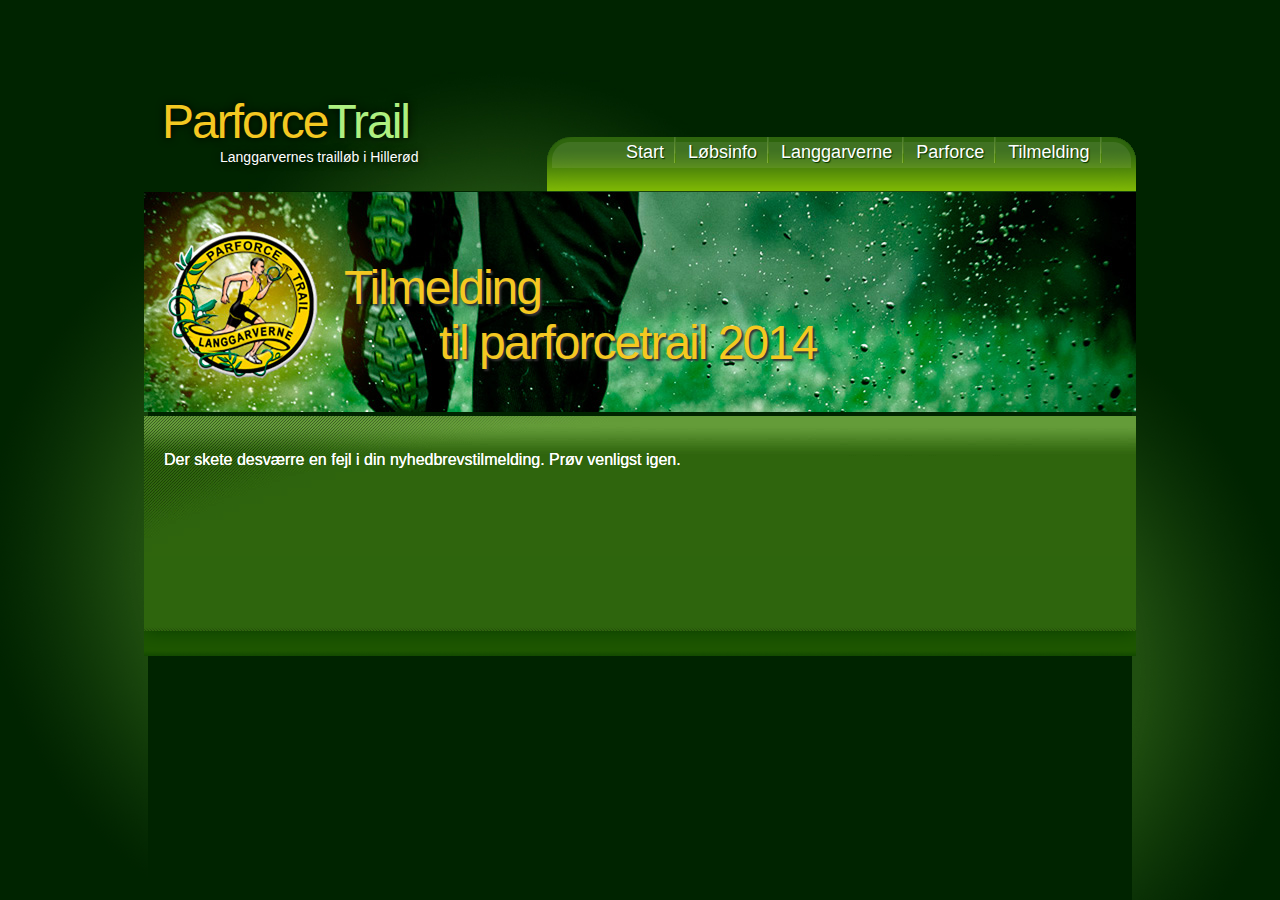
<file: Parforcetrail/newserror.html>
<!DOCTYPE html PUBLIC "-//W3C//DTD XHTML 1.0 Transitional//EN" "http://www.w3.org/TR/xhtml1/DTD/xhtml1-transitional.dtd">
<html xmlns="http://www.w3.org/1999/xhtml" xml:lang="en" lang="en">
  <head>
	<title>parforce - langgarvernes trailløb</title>
	<link rel="stylesheet" media="screen" type="text/css" href="style.css" />
    <meta http-equiv="Content-type" content="text/html;charset=UTF-8" />
    <script type="text/javascript">
function MM_openBrWindow(theURL,winName,features) { //v2.0
  window.open(theURL,winName,features);
}
    </script>
  </head>

  <body>
    <div id="page">
	  <div id="header">
	    <div id="logo">
		<!-- type your logo and small slogan here -->
		<p>Parforce<span class="green">Trail</span></p>
		<div id="slogan">
	    <p>Langgarvernes trailløb i Hillerød</p></div></div>
		<div id="nav">
		  <div id="nav-menu-right"></div>
		  <div id="nav-menu">
		  <!-- start of navigation -->
		    <ul>
			  <li><a href="index.html">Start</a></li>
			  <li><a href="loebsinfo.html">Løbsinfo</a></li>
			  <li><a href="" onclick="MM_openBrWindow('http://www.langgarverne.dk','','')">Langgarverne</a></li>
			  <li><a href="parforce.html">Parforce</a></li>
			  <li><a href="tilmelding.html">Tilmelding</a></li>
			  <!-- end navigation -->
		    </ul>
		  </div>
		  <div id="nav-menu-left"></div>
		</div>
	  </div>
	  <div class="clearfloats"></div>
	  <div id="header2">
	    <!-- the large header slogan which is over top of the grass image can either be changed, or removed below -->
	    <div id="header2-slogan1">
	      <p>	Tilmelding</p></div>
	    <div id="header2-slogan2">
	      <p>til parforcetrail 2014</p></div>
	    <!-- end header slogan -->
	  </div>
	  
	  <div id="content">
	    <div class="content-padding">
		  <!-- page content below -->
	      <p>Der skete desværre en fejl i din nyhedbrevstilmelding. Prøv venligst igen.</p>
          <h1>&nbsp;</h1>
<h2 style="color: #FFF">&nbsp;</h2>
	    </div>
	  </div>
	  <div id="body-divider"></div><!-- the division between the light green content section, and the dark -->
	  <div id="footer-div"></div>
	</div>
  </body>
</html>
</file>
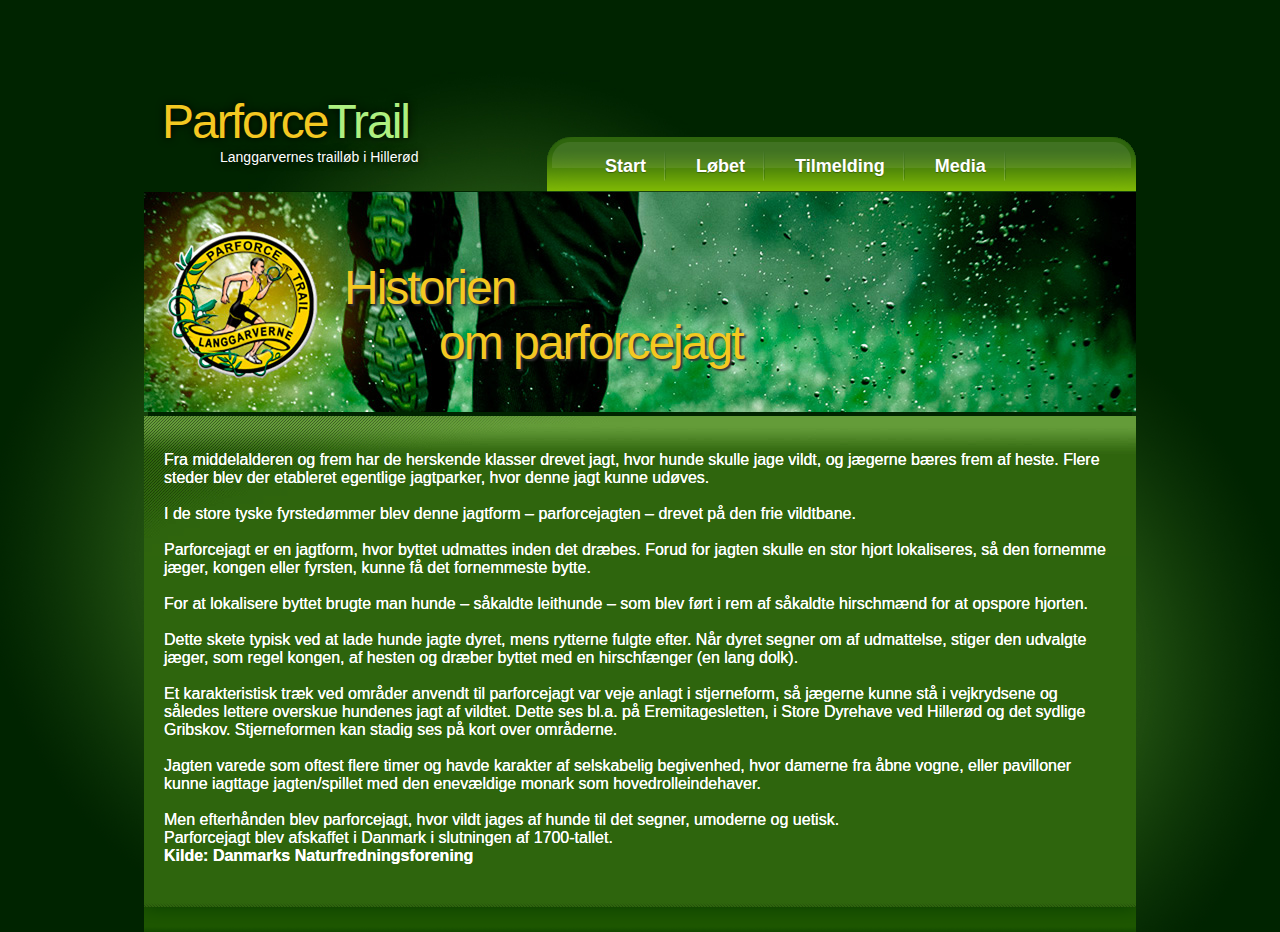
<file: Parforcetrail/parforce.html>
<!DOCTYPE html PUBLIC "-//W3C//DTD XHTML 1.0 Transitional//EN" "http://www.w3.org/TR/xhtml1/DTD/xhtml1-transitional.dtd">
<html xmlns="http://www.w3.org/1999/xhtml" xml:lang="en" lang="en">
  <head>
	<title>parforce - langgarvernes trailløb</title>
	<link rel="stylesheet" media="screen" type="text/css" href="style.css" />
    <meta http-equiv="Content-type" content="text/html;charset=UTF-8" />
    <script type="text/javascript">
function MM_openBrWindow(theURL,winName,features) { //v2.0
  window.open(theURL,winName,features);
}
    </script>
  </head>

  <body>
    <div id="page">
	  <div id="header">
	    <div id="logo">
		<!-- type your logo and small slogan here -->
		<p>Parforce<span class="green">Trail</span></p>
		<div id="slogan">
	    <p>Langgarvernes trailløb i Hillerød</p></div></div>
		<div id="nav">
		  <div id="nav-menu-right"></div>
		  <div id="nav-menu">
		  <!-- start of navigation -->
            <div id='cssmenu'>
            <ul>
               <li><a href='index.html'><span>Start</span></a></li>
               <li class='has-sub'><a href='loebsinfo.html'><span>Løbet</span></a>
                  <ul>
                     <li><a href='loebsinfo.html'><span>Løbsinfo</span></a></li>
                     <li><a href='parforce.html'><span>Historien</span></a></li>
                     <li class='last'><a href='langgarverne.html'><span>Arrangørerne</span></a></li>
                  </ul>
               </li>
               <li><a href='tilmelding.html'><span>Tilmelding</span></a></li>
               <li class='has-sub'><a href='galleri.html'><span>Media</span></a>
                  <ul>
                    <li><a href='http://www.facebook.com/parforcetrail' target="_blank"><span>Parforce på Facebook</span></a></li>
                    <li class='last'><a href='galleri.html'><span>Billeder og video</span></a></li>
               	  </ul>
               </li>
            </ul>
            </div>          
<!--          
		    <ul>
			  <li><a href="index.html">Start</a></li>
			  <li><a href="loebsinfo.html">Løbsinfo</a></li>
			  <li><a href="langgarverne.html">Langgarverne</a></li>
			  <li><a href="parforce.html">Parforce</a></li>
			  <li><a href="tilmelding.html">Tilmelding</a></li>
		    </ul>
 -->
			  <!-- end navigation -->
		  </div>
		  <div id="nav-menu-left"></div>
		</div>
	  </div>
	  <div class="clearfloats"></div>
	  <div id="header2">
	    <!-- the large header slogan which is over top of the grass image can either be changed, or removed below -->
	    <div id="header2-slogan1">
	      <p>	Historien </p></div>
	    <div id="header2-slogan2">
	      <p>om parforcejagt</p></div>
	    <!-- end header slogan -->
	  </div>
	  
	  <div id="content">
	    <div class="content-padding">
		  <!-- page content below -->
	      <p>Fra middelalderen og frem har de herskende klasser drevet jagt, hvor hunde  skulle jage vildt, og jægerne bæres frem af heste. Flere steder blev der  etableret egentlige jagtparker, hvor denne jagt kunne udøves.</p>
	      <p><br />
	        I de store tyske fyrstedømmer blev denne jagtform – parforcejagten – drevet  på den frie vildtbane.<br />
          </p>
	      <p>&nbsp;</p>
	      <p>Parforcejagt er en jagtform, hvor byttet udmattes inden det dræbes. Forud  for jagten skulle en stor hjort lokaliseres, så den fornemme jæger, kongen  eller fyrsten, kunne få det fornemmeste bytte.<br />
          </p>
	      <p>&nbsp;</p>
	      <p>For at lokalisere byttet brugte man hunde – såkaldte leithunde – som blev  ført i rem af såkaldte hirschmænd for at opspore hjorten.<br />
	        <br />
	        Dette skete typisk ved at lade hunde jagte dyret, mens rytterne fulgte efter.  Når dyret segner om af udmattelse, stiger den udvalgte jæger, som regel kongen,  af hesten og dræber byttet med en hirschfænger (en lang dolk).&nbsp;<br />
	        </p>
	      <p>&nbsp;</p>
	      <p>Et karakteristisk træk ved områder anvendt til parforcejagt var veje anlagt  i stjerneform, så jægerne kunne stå i vejkrydsene og således lettere overskue  hundenes jagt af vildtet. Dette ses bl.a. på Eremitagesletten, i Store Dyrehave  ved Hillerød og det sydlige Gribskov. Stjerneformen kan stadig ses på kort over  områderne.<br />
	        </p>
	      <p>&nbsp;</p>
	      <p>Jagten varede som oftest flere timer og havde karakter af selskabelig  begivenhed, hvor damerne fra åbne vogne, eller pavilloner kunne iagttage  jagten/spillet med den enevældige monark som hovedrolleindehaver.<br />
	        </p>
	      <p>&nbsp;</p>
	      <p>Men efterhånden blev parforcejagt, hvor vildt jages af hunde til det segner,  umoderne og uetisk.<br />
	        Parforcejagt blev afskaffet i Danmark i slutningen af 1700-tallet.<br />
	        <strong>Kilde: Danmarks  Naturfredningsforening</strong> </p>
	      <p><br />
        </div>
	  </div>
	  <div id="body-divider"></div><!-- the division between the light green content section, and the dark -->
	  <div id="footer-div"></div>
    </div>
  </body>
</html>
</file>
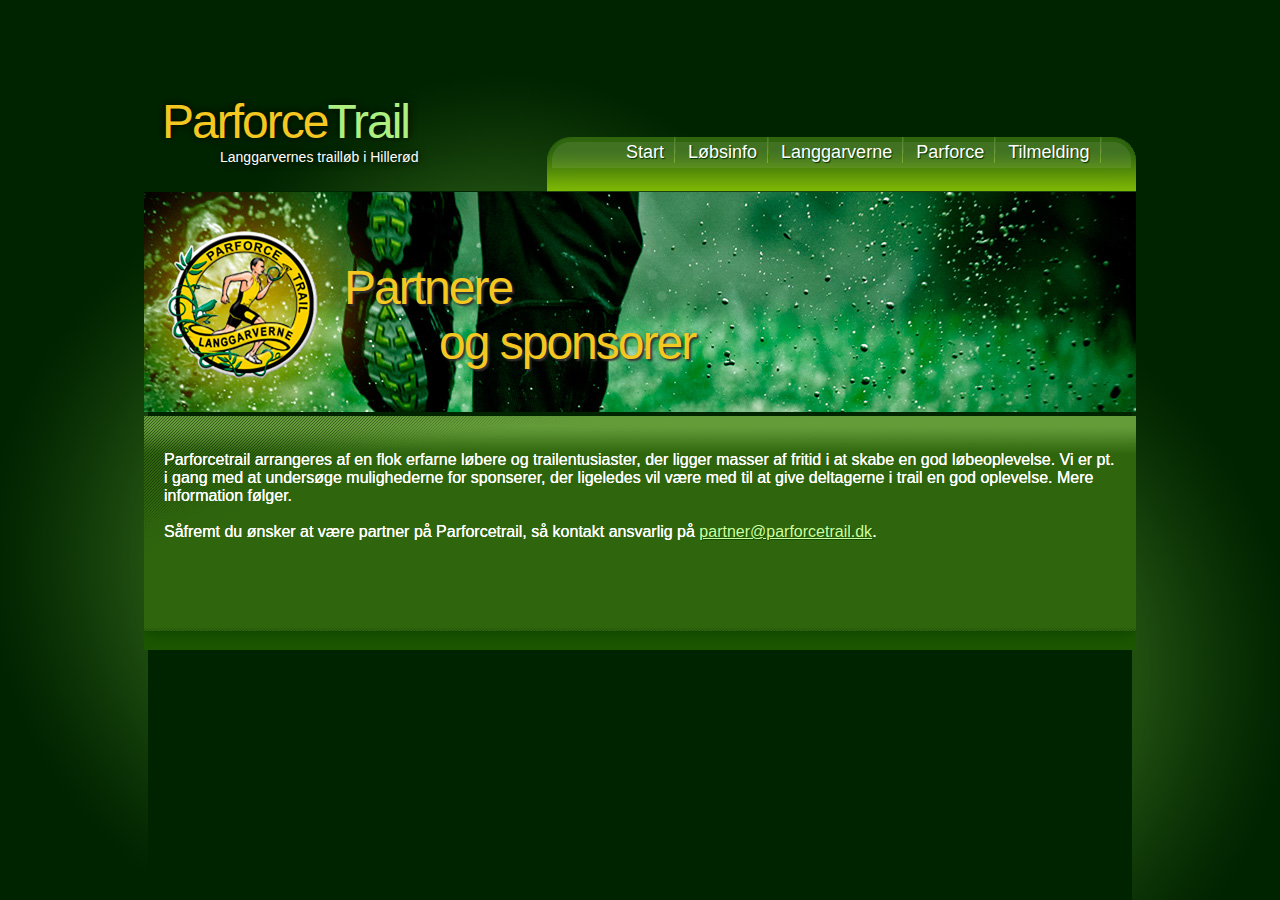
<file: Parforcetrail/partnere.html>
<!DOCTYPE html PUBLIC "-//W3C//DTD XHTML 1.0 Transitional//EN" "http://www.w3.org/TR/xhtml1/DTD/xhtml1-transitional.dtd">
<html xmlns="http://www.w3.org/1999/xhtml" xml:lang="en" lang="en">
  <head>
	<title>parforce - langgarvernes trailløb</title>
	<link rel="stylesheet" media="screen" type="text/css" href="style.css" />
    <meta http-equiv="Content-type" content="text/html;charset=UTF-8" />
    <script type="text/javascript">
function MM_openBrWindow(theURL,winName,features) { //v2.0
  window.open(theURL,winName,features);
}
    </script>
  </head>

  <body>
    <div id="page">
	  <div id="header">
	    <div id="logo">
		<!-- type your logo and small slogan here -->
		<p>Parforce<span class="green">Trail</span></p>
		<div id="slogan">
	    <p>Langgarvernes trailløb i Hillerød</p></div></div>
		<div id="nav">
		  <div id="nav-menu-right"></div>
		  <div id="nav-menu">
		  <!-- start of navigation -->
		    <ul>
			  <li><a href="index.html">Start</a></li>
			  <li><a href="loebsinfo.html">Løbsinfo</a></li>
			  <li><a href="" onclick="MM_openBrWindow('http://www.langgarverne.dk','','')">Langgarverne</a></li>
			  <li><a href="parforce.html">Parforce</a></li>
			  <li><a href="tilmelding.html">Tilmelding</a></li>
			  <!-- end navigation -->
		    </ul>
		  </div>
		  <div id="nav-menu-left"></div>
		</div>
	  </div>
	  <div class="clearfloats"></div>
	  <div id="header2">
	    <!-- the large header slogan which is over top of the grass image can either be changed, or removed below -->
	    <div id="header2-slogan1">
	      <p>	Partnere</p></div>
	    <div id="header2-slogan2">
	      <p>og sponsorer</p></div>
	    <!-- end header slogan -->
	  </div>
	  
	  <div id="content">
	    <div class="content-padding">
		  <!-- page content below -->
<p>Parforcetrail arrangeres af en flok erfarne løbere og  trailentusiaster, der ligger masser af fritid i at skabe en god løbeoplevelse.  Vi er pt. i gang med at undersøge mulighederne for sponserer, der ligeledes vil  være med til at give deltagerne i trail en god oplevelse. Mere information  følger.</p>
<p><br />
        Såfremt du ønsker at være partner på Parforcetrail, så  kontakt ansvarlig på <a href="mailto:partner@parforcetrail.dk">partner@parforcetrail.dk</a>.   </p>
	    </div>
	  </div>
	  <div id="body-divider"></div><!-- the division between the light green content section, and the dark -->
	</div>
  </body>
</html>
</file>
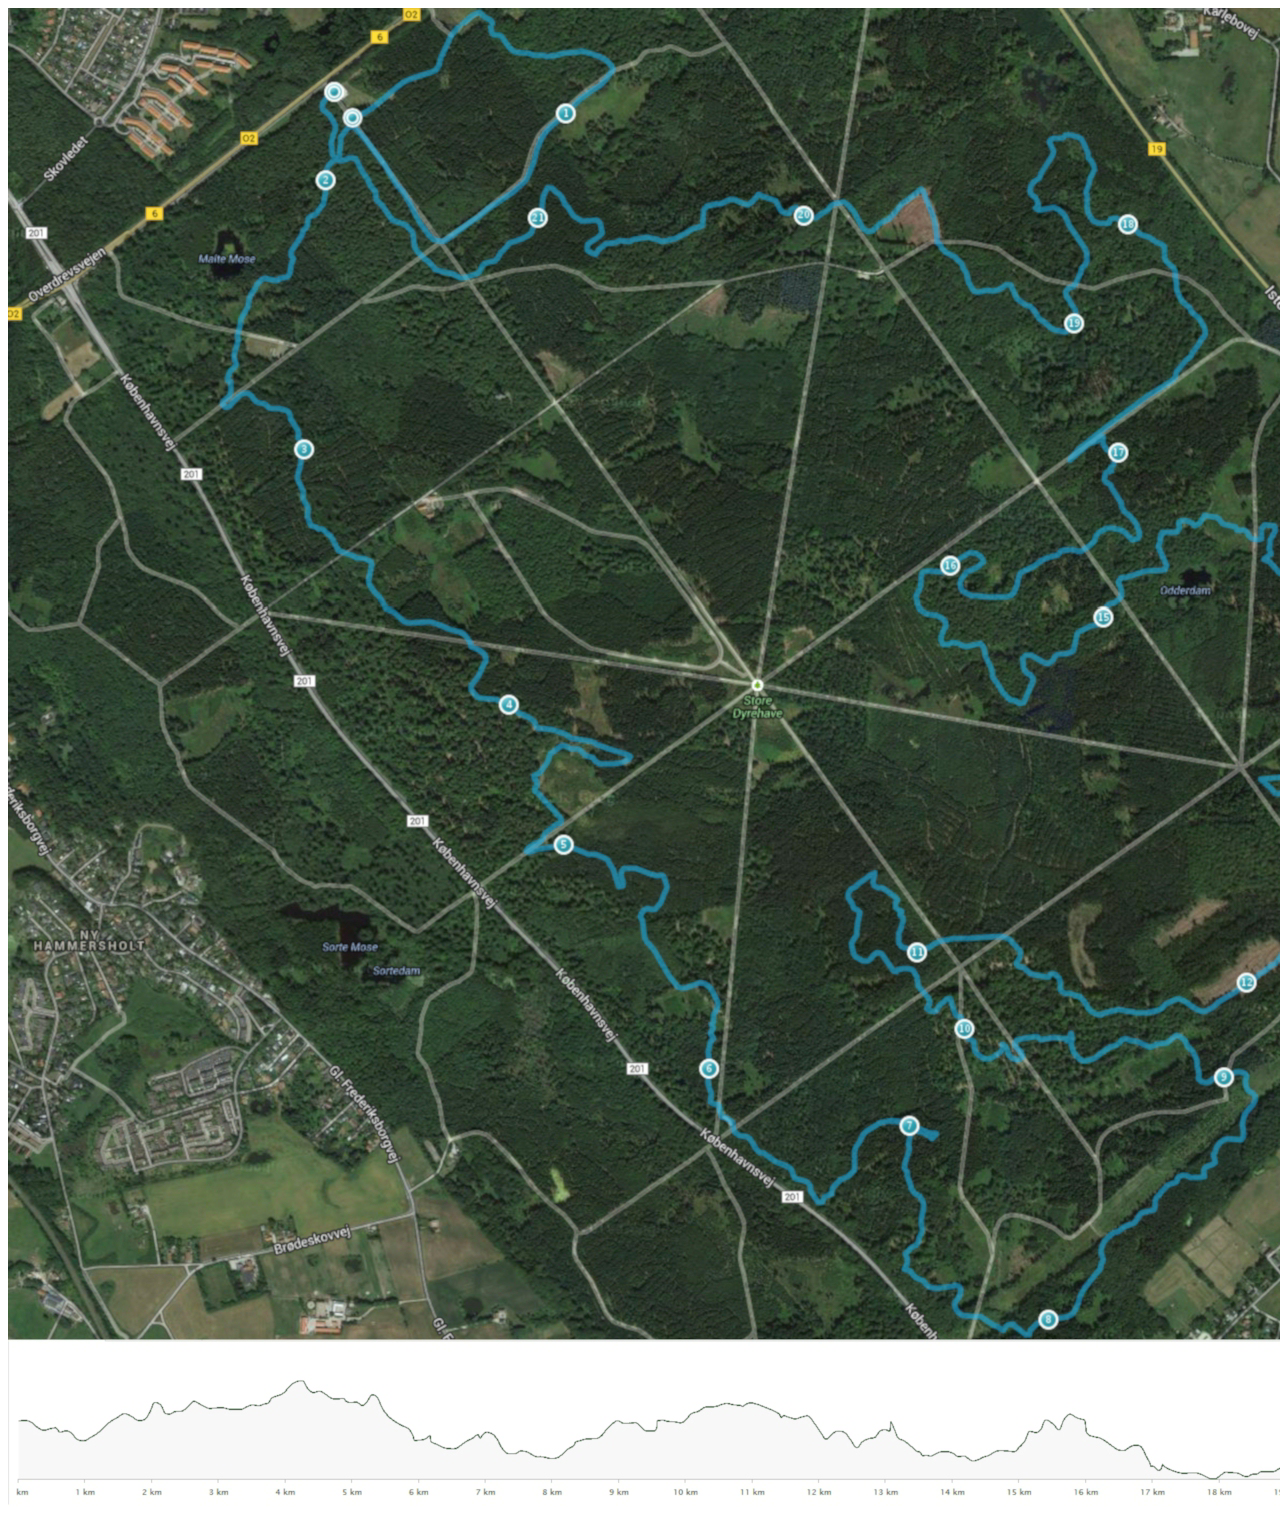
<file: Parforcetrail/rutepopup.html>
<HEAD>

<SCRIPT LANGUAGE="JavaScript">
<!-- Thanks to POPUP Maker -->

<!-- Begin
function popup(URL) {
day = new Date();
id = day.getTime();
eval("page" + id + " = window.open(URL, '" + id + "', 'toolbar=1,scrollbars=1,location=0,statusbar=0,menubar=0,resizable=0,width=1526,height=469,left = 197,top = 365.5');");
}
// End -->
</script>

<body>
 <img src="./images/Parforce temp map 80percent.png" alt="Rute" width="1526" height="1499">   
    
</body>
</file>
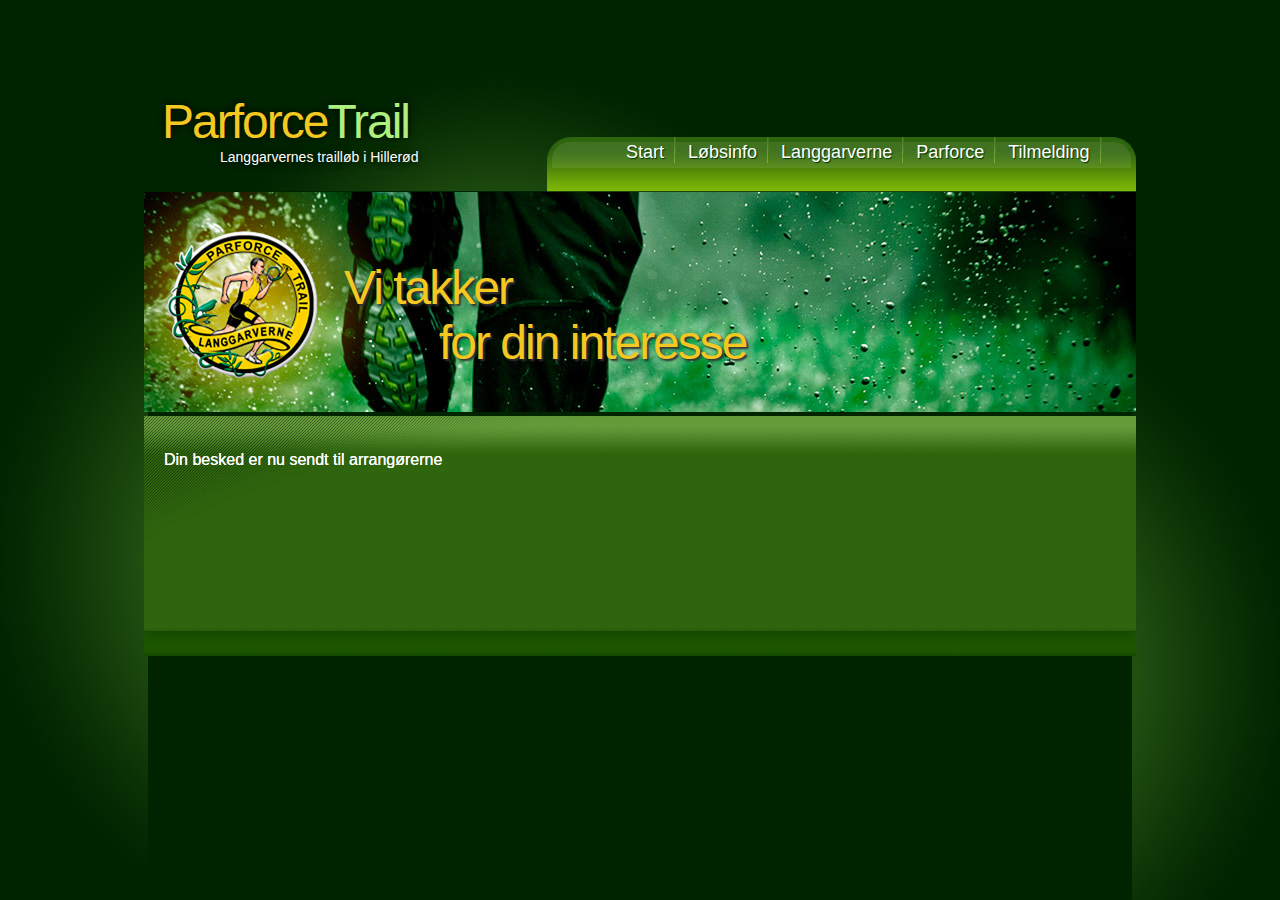
<file: Parforcetrail/thanks.html>
<!DOCTYPE html PUBLIC "-//W3C//DTD XHTML 1.0 Transitional//EN" "http://www.w3.org/TR/xhtml1/DTD/xhtml1-transitional.dtd">
<html xmlns="http://www.w3.org/1999/xhtml" xml:lang="en" lang="en">
  <head>
	<title>parforce - langgarvernes trailløb</title>
	<link rel="stylesheet" media="screen" type="text/css" href="style.css" />
    <meta http-equiv="Content-type" content="text/html;charset=UTF-8" />
    <script type="text/javascript">
function MM_openBrWindow(theURL,winName,features) { //v2.0
  window.open(theURL,winName,features);
}
    </script>
  </head>

  <body>
    <div id="page">
	  <div id="header">
	    <div id="logo">
		<!-- type your logo and small slogan here -->
		<p>Parforce<span class="green">Trail</span></p>
		<div id="slogan">
	    <p>Langgarvernes trailløb i Hillerød</p></div></div>
		<div id="nav">
		  <div id="nav-menu-right"></div>
		  <div id="nav-menu">
		  <!-- start of navigation -->
		    <ul>
			  <li><a href="index.html">Start</a></li>
			  <li><a href="loebsinfo.html">Løbsinfo</a></li>
			  <li><a href="langgarverne.html">Langgarverne</a></li>
			  <li><a href="parforce.html">Parforce</a></li>
			  <li><a href="tilmelding.html">Tilmelding</a></li>
			  <!-- end navigation -->
		    </ul>
		  </div>
		  <div id="nav-menu-left"></div>
		</div>
	  </div>
	  <div class="clearfloats"></div>
	  <div id="header2">
	    <!-- the large header slogan which is over top of the grass image can either be changed, or removed below -->
	    <div id="header2-slogan1">
	      <p>	Vi takker</p></div>
	    <div id="header2-slogan2">
	      <p>for din interesse</p></div>
	    <!-- end header slogan -->
	  </div>
	  
	  <div id="content">
	    <div class="content-padding">
		  <!-- page content below -->
	      <p>Din besked er nu sendt til arrangørerne</p>
<h2 style="color: #FFF">&nbsp;</h2>
	    </div>
	  </div>
	  <div id="body-divider"></div><!-- the division between the light green content section, and the dark -->
	  <div id="footer-div"></div>
	</div>
  </body>
</html>
</file>
<file: Parforcetrail/style.css>
* {
	margin-bottom: 0;
	margin-left: 0;
	margin-right: 0;
	margin-top: 0px;
  }

h2{
	margin-top: 25px;
	margin-bottom: 15px;
}

.bullets{
	margin-top:10px;
	margin-bottom: 10px;
}

ul{
	margin-top: 5px;
	margin-bottom: 5px;
}

body {
	font-size: 100%;
	font-family: Constantia, "Lucida Bright", "DejaVu Serif", Georgia, serif;
	text-align: center;
	background-color: #002400;
	background-position: top center;
	background-repeat: no-repeat;
	background-image: url(./images/background.gif);
}


#page {
	width: 992px;
	margin: 0px auto;
	text-align: center;
	text-shadow: 0px 0px;
	color: #F4C821;
}

#header {
	height: 191px;
	width: 992px;
	background: url(./images/topbg.gif);
}

#logo {
	text-align: left;
	letter-spacing: -2px;
	text-shadow: 0px 0px 8px #000;
	font: 48px Georgia, Arial, "Times New Roman", Times;
	margin-left: 18px;
	margin-top: 94px;
	color: #F4C821;
	width: 280px;
	height: 97px;
	float: left;
}

.green {
color:#AEF080;
}

#slogan {
	text-align: left;
	margin-left: 58px;
	font: 14px Arial, "Times New Roman", Times;
	letter-spacing: 0px;
	color: #FFF;
}


/* TOP NAVIGATION BAR */
#nav {
	width: 690px;
	float: right;
	margin-top: 137px;
	padding-top: 0px;
	padding-right: 0px;
	padding-bottom: 0px;
	padding-left: 0px;
}

#nav-menu-left {
	background: url(./images/navbar-left.gif) no-repeat top left;
	width: 27px;
	height: 55px;
	float: right;
}
#nav-menu-right {
	background: url(./images/navbar-right.gif) no-repeat top left;
	width: 27px;
	height: 55px;
	float: right;
}
#nav-menu {
	background: url(./images/navbar-bg.gif) repeat-x top left;
	height: 55px;
	width: 535px;
	-webkit-box-shadow: 0px 0px 0px 0px;
	box-shadow: 0px 0px 0px 0px;
	float: right;
}

#nav-menu ul {
	list-style: none;
	margin-top: 0px;
	margin-right: 0px;
	margin-bottom: 0px;
	margin-left: 0px;
	min-width: 0px;
	min-height: 0px;
}
  
#nav-menu ul a {
	background-image: url(images/navbar-divider.gif);
	background-repeat: no-repeat;
	background-position: right;
	padding-right: 12px;
	padding-left: 12px;
	padding-top: 5px;
	display: block;
	text-shadow: 1px 1px 1px #030;
	font-family: Georgia, Arial, "Times New Roman", Times;
	font-size: 18px;
	color: #FFF;
	text-decoration: none;
	right: 0px;
	-webkit-box-shadow: 0px 0px;
	box-shadow: 0px 0px;
}
	
#nav-menu ul a:hover {
	text-shadow: 0px 0px 4px #CC6600;
	text-decoration: none;
}
 
#nav-menu li {
	float: left;
}
/* END NAVIGATION BAR */

/* Large header image of grass and flower, with slogans */
#header2 {
	width: 992px;
	height: 224px;
	text-shadow: 2px 2px 2px #000000;
	background-position: top left;
	background-repeat: no-repeat;
	background-image: url(./images/header_trail_logo.jpg);
}

#header2-slogan1 {
	font: 48px Georgia, Arial, "Times New Roman", Times;
	color: #F4C821;
	text-align: left;
	letter-spacing: -2px;
	text-shadow: 2px 2px 2px #333333;
	padding-bottom: 0px;
	padding-left: 200px;
	padding-right: 0px;
	padding-top: 68px;
}
#header2-slogan2 {
	font: 48px Georgia, Arial, "Times New Roman", Times;
	color: #F4C821;
	text-align: left;
	letter-spacing: -2px;
	text-shadow: 2px 2px 2px #333333;
	padding-bottom: 0px;
	padding-left: 295px;
	padding-right: 0px;
	padding-top: 0px;
}
/* end large header */

/* clears all floated elements */
.clearfloats {
  clear:both;
}
/* end clear floats */

/* first content section, lighter green area */
#content {
	background: #2E650D url(./images/body-bg.gif) no-repeat top left;
	width: 992px;
	min-height: 156px;
	text-align: left;
	padding-top: 35px;
	padding-bottom: 20px;
}

.content-padding {
	padding: 0px 20px 0px 20px;
}

.content-padding a {
  font:16px Arial, "Times New Roman", Times;
  color:#CEFF9F;
  text-shadow:1px 1px 1px #104D00;
}

.content-padding a:hover {
  font:16px Arial, "Times New Roman", Times;
  color:#FFF;
  text-decoration:none;
  text-shadow:0px 0px 3px #FF0000;
}


#content h1 {
	font: 36px Georgia, Arial, "Times New Roman", Times;
	color: #F4C821;
	padding-bottom: 10px;
	text-shadow: 1px 1px 1px #000;
}

#content p {
	font: 16px Arial, "Times New Roman", Times;
	color: #FFF;
	text-align: left;
}
/* end content 1 section */


/* image that divides the two different colored content sections */
#body-divider {
  background:#1D5600 url(./images/body-divider.gif) no-repeat top left;
  width:992px;
  height:23px;
}
/* end content divider */

/* darker green content section, "content 2" */
#content2 {
  width:992px;
  min-height:250px;
  background:#1D5600;
  text-align:left;
  padding-top:10px;
  padding-bottom:30px;
}

#content2 p {
  font:16px Arial, "Times New Roman", Times;
  color:#FFF;
  text-align:justify;
  padding-bottom:10px;
}

#content2 h2,h3,h4,h5,h6 {
	background: #1D5600 url(./images/headline-arrow.gif) no-repeat top left;
	font: normal 25px serif, "Times New Roman", Times;
	line-height: 25px;
	color: #FFF;
	text-shadow: 1px 1px 2px #000;
	padding-bottom: 10px;
	padding-left: 27px;
	padding-top: 0px;
}

.content2-block {
	width: 274px;
	float: left;
}

.content2-block p {
	width: 264px;
	float: left;
	text-align: left;
	margin-top: 5px;
	margin-right: 5px;
	margin-bottom: 5px;
	margin-left: 5px;
}

  /* three column area, vertical dotted divider */
  .content-divider {
    background:url(./images/content-divider.gif) no-repeat top center;
    width:2px;
    height:274px;
    float:left;
    padding:0px 30px 0px 30px; 
  }
  /* end divider */

/* end content 2 */


.textarea {
	width:80%;
}


/* subscribe form */
#subscribe {text-align:right; padding-right:15px;}
#subscribe input { margin:1px 0;}
.button {
  background:transparent url(./images/submit.gif) no-repeat top left;
  padding-bottom:5px; 
  border:none;
  width:126px;
  height:33px;
  color:#FFFFFF;
  font:bold 13px Arial, Georgia, "Times New Roman", Times;
  cursor:pointer;
}
.inputstyle {
  background:#002200;
  width:200px;
  height:30px;
  color:#FFF;
  font-size:14px;
  padding:0px 5px 0px 10px;
  border:1px solid #427B23;
}
/* end subscribe form */



/* footer of page */
#footer-div {
  background:url(./images/footer-div.gif) no-repeat top left;
  width:992px;
  height:6px;
}

#footer {
  padding-top:15px;
  width:992px;
  height:150px;
  background:#001800;
  text-align:center;
}

#footer p {
  font:12px Arial, "Times New Roman", Times;
  color:#FFF;
}

#footer a {
  font:12px Arial, "Times New Roman", Times;
  color:#FFF;
}
/* end footer */


#cssmenu ul {
	margin: 0;
	line-height: 100%;
	width: auto;
	box-shadow: 0 0px;
	-webkit-box-shadow: 0 0px;
	padding-bottom: 0;
	padding-left: 6px;
	padding-right: 6px;
	padding-top: 13px;
}
#cssmenu li {
  margin: 0 5px;
  padding: 0 0 8px;
  float: left;
  position: relative;
  list-style: none;
}
#cssmenu a,
#cssmenu a:link {
	font-weight: bold;
	font-size: 156x;
	text-decoration: none;
	display: block;
	padding: 8px 20px;
	margin: 0;
	border-radius: 5px;
	-webkit-border-radius: 5px;
	-moz-border-radius: 5px;
	text-shadow: 0 1px 1px rgba(0, 0, 0, 0.3);
}
#cssmenu a:hover {
  background: #000;
  color: #fff;
}
#cssmenu .active a,
#cssmenu li:hover > a {
	box-shadow: 0 1px 1px rgba(0, 0, 0, 0.2);
	text-shadow: 0 px #ffffff;
	background-repeat: repeat-x;
	background-color: #336600;
}
#cssmenu ul ul li:hover a,
#cssmenu li:hover li a {
	background: none;
	border: none;
	color: #FFFFFF;
	-webkit-box-shadow: none;
	-moz-box-shadow: none;
}
#cssmenu ul ul a:hover {
	color: #fff !important;
	-webkit-border-radius: 5px;
	-moz-border-radius: 5px;
	border-radius: 5px;
	background-color: #009900;
	background-position: 0 -100px;
}
#cssmenu li:hover > ul {
  display: block;
}
#cssmenu ul ul {
	z-index: 1000;
	display: none;
	margin: 0;
	padding: 0;
	width: 185px;
	position: absolute;
	top: 40px;
	left: 0;
	background-color: #003300;
	background-position: 0 0;
}
#cssmenu ul ul li {
  float: none;
  margin: 0;
  padding: 3px;
}
#cssmenu ul ul a,
#cssmenu ul ul a:link {
  font-weight: normal;
  font-size: 12px;
}
#cssmenu ul:after {
  content: '.';
  display: block;
  clear: both;
  visibility: hidden;
  line-height: 0;
  height: 0;
}
* html #cssmenu ul {
  height: 1%;
}
</file>
